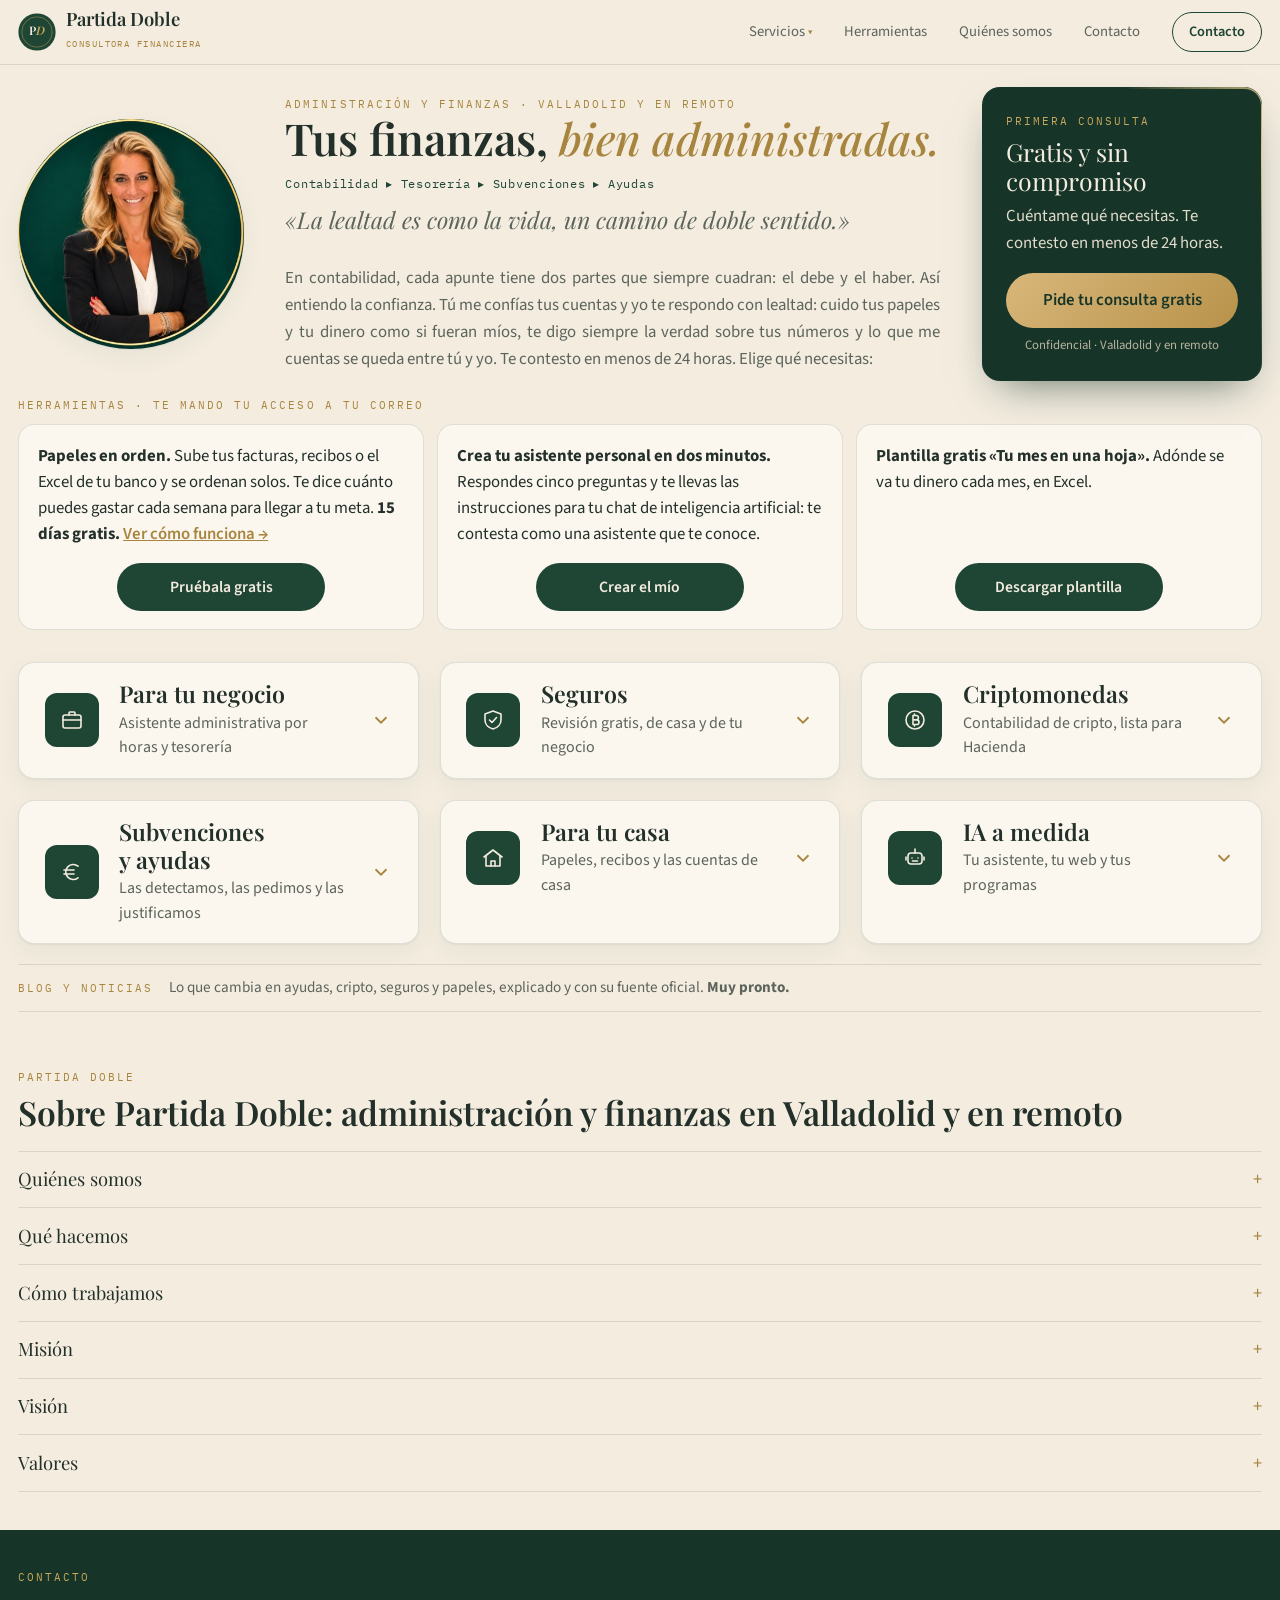
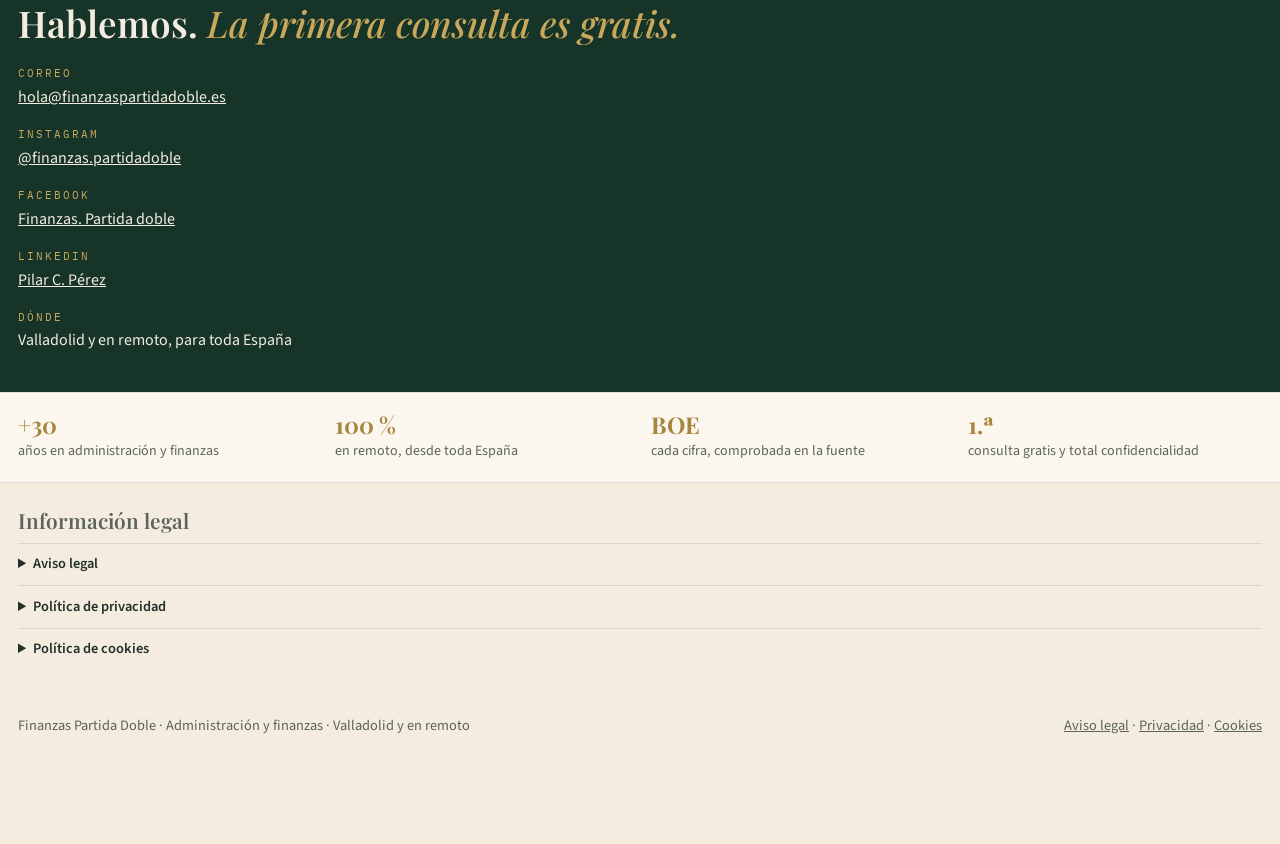
<file: index.html>
<!doctype html>
<html lang="es"><head><meta charset="utf-8"><meta name="viewport" content="width=device-width,initial-scale=1,viewport-fit=cover"><meta name="robots" content="index,follow"><link rel="canonical" href="https://finanzaspartidadoble.es/">
<script type="application/ld+json">{"@context": "https://schema.org", "@type": "ProfessionalService", "name": "Finanzas Partida Doble", "url": "https://finanzaspartidadoble.es/", "image": "https://finanzaspartidadoble.es/foto_mapi.jpg", "email": "hola@finanzaspartidadoble.es", "areaServed": ["Valladolid", "Castilla y León", "España"], "founder": {"@type": "Person", "name": "Pilar C. Pérez"}, "sameAs": ["https://www.instagram.com/finanzas.partidadoble/", "https://www.facebook.com/profile.php?id=61596191204274", "https://www.linkedin.com/in/finanzaspartidadoble/"], "description": "Asistente administrativa por horas, tesorería, subvenciones y ayudas, revisión de seguros, contabilidad de criptomonedas e IA a medida para autónomos, pequeñas empresas y familias."}</script>
<title>Finanzas Partida Doble · Administrativo por horas y subvenciones en Valladolid</title><link rel="icon" type="image/png" href="favicon.png"><link rel="apple-touch-icon" href="favicon.png">
<meta name="description" content="Asistente administrativa y administrativo por horas, tesorería para pymes y autónomos, revisión de seguros, criptomonedas ordenadas para la renta, gestión y justificación de subvenciones y ayudas del Estado, la Junta de Castilla y León y fondos europeos, y papeles de casa en orden. Valladolid y en remoto. Primera consulta gratis.">
<link rel="preconnect" href="https://fonts.googleapis.com">
<link rel="preconnect" href="https://fonts.gstatic.com" crossorigin>
<link rel="stylesheet" href="https://fonts.googleapis.com/css2?family=Playfair+Display:ital,wght@0,500;0,600;1,500&family=Source+Sans+3:wght@400;500;600&family=IBM+Plex+Mono:wght@500&display=swap">
<style>
:root{
  --fondo:#f3ecdf; --papel:#fbf7ef; --linea:#1f453522; --verde:#1f4535; --verde-h:#163428;
  --oro:#a8853f; --oro-s:#c9a85c; --tinta:#23302a; --tinta-2:#5c645c; --sobre-verde:#f3ecdf;
  --sombra:0 1px 2px #1f45350f,0 8px 24px #1f45350d;
  --f-tit:'Playfair Display',Georgia,'Times New Roman',serif;
  --f-txt:'Source Sans 3','Segoe UI',system-ui,-apple-system,sans-serif;
  --f-mono:'IBM Plex Mono',ui-monospace,Consolas,monospace;
}
@media (prefers-color-scheme: dark){:root:not([data-theme="light"]){
  --fondo:#13211b; --papel:#1a2c24; --linea:#c9a85c2b; --verde:#2b5a46; --verde-h:#0f1c17;
  --oro:#d2b06a; --oro-s:#d2b06a; --tinta:#ece4d2; --tinta-2:#b4b19f; --sobre-verde:#f3ecdf;
  --sombra:0 1px 2px #0006; color-scheme:dark}}
:root[data-theme="dark"]{
  --fondo:#13211b; --papel:#1a2c24; --linea:#c9a85c2b; --verde:#2b5a46; --verde-h:#0f1c17;
  --oro:#d2b06a; --oro-s:#d2b06a; --tinta:#ece4d2; --tinta-2:#b4b19f; --sobre-verde:#f3ecdf;
  --sombra:0 1px 2px #0006; color-scheme:dark}

*{box-sizing:border-box}
body{margin:0}
img{max-width:100%}
[hidden]{display:none!important}
body{background:var(--fondo);color:var(--tinta);font-family:var(--f-txt);font-size:1.05rem;line-height:1.55;padding-bottom:88px}
a{color:inherit}
:focus-visible{outline:2px solid var(--oro);outline-offset:3px}
.env{max-width:1520px;margin:0 auto;padding-left:max(18px,env(safe-area-inset-left,0px));padding-right:max(18px,env(safe-area-inset-right,0px))}
h1,h2,h3{font-family:var(--f-tit);font-weight:600;line-height:1.15;text-wrap:balance;margin:0}
.eti{font-family:var(--f-mono);font-size:.7rem;letter-spacing:.18em;text-transform:uppercase;color:var(--oro)}

/* cabecera */
.barra{position:sticky;top:env(safe-area-inset-top,0px);z-index:20;background:var(--fondo);border-bottom:1px solid var(--linea)}
body::before{content:"";position:fixed;inset:0 0 auto;height:env(safe-area-inset-top,0px);background:var(--fondo);z-index:21}
.barra .env{display:flex;align-items:center;justify-content:space-between;gap:1rem;padding-block:.65rem}
.marca{display:flex;align-items:center;gap:.6rem;text-decoration:none}
.marca svg{width:38px;height:38px;flex:none}
.marca b{font-family:var(--f-tit);font-size:1.15rem;font-weight:600;display:block;line-height:1.1}
.marca small{font-family:var(--f-mono);font-size:.58rem;letter-spacing:.16em;text-transform:uppercase;color:var(--oro)}
.btn{display:inline-flex;align-items:center;justify-content:center;gap:.4rem;font-weight:600;text-decoration:none;border-radius:999px;padding:.8rem 1.4rem;background:var(--verde);color:var(--sobre-verde);border:0;font-size:1rem;cursor:pointer}
.btn.fino{background:transparent;color:var(--verde);border:1.5px solid var(--verde);padding:.5rem 1rem;font-size:.9rem}
@media (prefers-color-scheme: dark){:root:not([data-theme="light"]) .btn.fino{color:var(--tinta);border-color:var(--oro)}}
:root[data-theme="dark"] .btn.fino{color:var(--tinta);border-color:var(--oro)}

/* portada */
.portada .env{padding-block:2rem 1.4rem;display:grid;grid-template-columns:auto 1fr;gap:1.2rem 1.4rem;align-items:center}
.foto{width:104px;height:104px;border-radius:50%;object-fit:cover;box-shadow:var(--sombra);max-width:100%}
.lema-foto{font-family:var(--f-tit);font-style:italic;font-size:clamp(1.3rem,4.2vw,1.65rem);line-height:1.3;color:var(--verde);margin:.8rem 0 0;max-width:30ch}
@media (prefers-color-scheme: dark){:root:not([data-theme="light"]) .lema-foto{color:var(--oro)}}
:root[data-theme="dark"] .lema-foto{color:var(--oro)}
.menu{display:flex;flex-wrap:wrap;gap:.35rem 1.2rem;padding-block:0 .6rem;font-size:.92rem}
.menu a{text-decoration:none;color:var(--tinta-2)}.menu a:hover{color:var(--oro)}
#quienes,#mision,#servicios,#contacto,#cripto,#blog{scroll-margin-top:110px}
.portada h1{font-size:clamp(1.9rem,6.4vw,3rem)}
.portada h1 i{font-style:italic;font-weight:500;color:var(--oro)}
.cuatro{margin-top:.6rem;font-family:var(--f-mono);font-size:.78rem;letter-spacing:.06em;color:var(--verde)}
@media (prefers-color-scheme: dark){:root:not([data-theme="light"]) .cuatro{color:var(--oro)}}
:root[data-theme="dark"] .cuatro{color:var(--oro)}
.portada p{grid-column:1/-1;margin:0;color:var(--tinta-2);max-width:80ch;font-size:1.1rem}
@media (min-width:760px){.foto{width:210px;height:210px;grid-row:span 2}.portada p{grid-column:2}}
@media (min-width:1100px){body .barra{display:flex;flex-wrap:wrap;align-items:center;max-width:1280px;margin:0 auto;padding-left:max(18px,env(safe-area-inset-left,0px));padding-right:max(18px,env(safe-area-inset-right,0px));left:0;right:0}body .barra .env{flex:1 1 auto;max-width:none;margin:0;padding:0;padding-block:.55rem}body .barra nav.menu{order:1;flex:0 0 auto;margin:0 0 0 auto;padding:0 2rem 0 0;max-width:none;display:flex;align-items:center;column-gap:2rem}body .barra .env .btn.fino{order:2}body .barra .env{display:contents}body .barra .marca{margin-right:auto;padding-block:.55rem}body .portada .env{padding-block:1.4rem 1rem;column-gap:2.6rem;row-gap:.6rem}body .portada .foto{width:180px;height:180px}body .portada h1{font-size:3.2rem}body .portada p{max-width:96ch;font-size:1.05rem;line-height:1.6}body .env.puertas{padding-block:.4rem 1.2rem}body .blog-linea{margin-bottom:1.2rem;padding-block:.7rem}body .puertas .puerta summary{min-height:112px;padding:1.1rem 1.6rem;grid-template-columns:54px 1fr 22px;column-gap:1.3rem}body .portada .lema-foto{font-size:1.75rem;margin-top:.5rem}body nav.menu{justify-content:flex-start;gap:.4rem 2.6rem}body .puertas .puerta .ico{width:54px;height:54px}body .puertas .puerta h2{font-size:1.45rem}body .puertas .puerta .que{font-size:1rem}body .env.puertas{gap:1.3rem}}

/* tres puertas */
.puertas{display:grid;gap:.9rem;padding-block:.6rem 2.2rem}
@media (min-width:640px){.puertas{grid-template-columns:repeat(2,1fr);align-items:stretch}}
@media (min-width:900px){.puertas{grid-template-columns:repeat(3,1fr)}}
.puerta summary{min-height:112px}
.puerta h2{font-size:1.16rem;line-height:1.2}
.puerta{background:var(--papel);border:1px solid var(--linea);border-radius:16px;box-shadow:var(--sombra);min-width:0;overflow:hidden}
.puerta summary{list-style:none;cursor:pointer;display:grid;grid-template-columns:44px 1fr 22px;gap:.9rem;align-items:center;padding:1.1rem 1.1rem}
.puerta summary::-webkit-details-marker{display:none}
.ico{width:44px;height:44px;border-radius:12px;background:var(--verde);display:grid;place-items:center}
.ico svg{width:24px;height:24px;stroke:var(--sobre-verde);fill:none;stroke-width:1.6;stroke-linecap:round;stroke-linejoin:round}
.puerta h2{font-size:1.25rem}
.puerta .que{display:block;font-size:.92rem;color:var(--tinta-2);margin-top:.15rem}
.flecha{width:22px;height:22px;stroke:var(--oro);fill:none;stroke-width:2;transition:transform .2s}
.puerta[open] .flecha{transform:rotate(180deg)}
.dentro{padding:0 1.1rem 1.2rem;border-top:1px solid var(--linea)}
.dentro ul{list-style:none;padding:0;margin:1rem 0;display:grid;gap:.55rem}
.dentro li{position:relative;padding-left:1.5rem}
.dentro li::before{content:"";position:absolute;left:.2rem;top:.62em;width:.5rem;height:.5rem;border-radius:2px;background:var(--oro-s);transform:rotate(45deg)}
.nota{font-size:.92rem;color:var(--tinta-2);margin:0 0 1rem;padding:.7rem .9rem;border-left:3px solid var(--oro-s);background:var(--fondo);border-radius:0 8px 8px 0}
.abiertas{display:grid;gap:.5rem;margin:0 0 1rem}
.abiertas div{font-size:.92rem;border:1px solid var(--linea);border-radius:10px;padding:.6rem .8rem}
.abiertas b{display:block;color:var(--tinta)}
.abiertas small{color:var(--tinta-2)}

/* franja */
.franja{border-block:1px solid var(--linea);background:var(--papel)}
.franja ul{list-style:none;margin:0;padding-block:1.2rem;display:grid;grid-template-columns:1fr 1fr;gap:1rem 1.4rem}
@media (min-width:760px){.franja ul{grid-template-columns:repeat(4,1fr)}}
.franja li{min-width:0}
.franja b{font-family:var(--f-tit);font-size:1.45rem;color:var(--oro);display:block;line-height:1.1}
.franja span{font-size:.88rem;color:var(--tinta-2)}

/* quiénes somos */
.bloque{padding-block:2.4rem}
.bloque h2.tit{font-size:clamp(1.5rem,4.6vw,2.1rem);margin:.4rem 0 1.2rem}
.acord details{border-top:1px solid var(--linea);padding-block:.85rem}
.acord details:last-child{border-bottom:1px solid var(--linea)}
.acord summary{font-family:var(--f-tit);font-size:1.15rem;cursor:pointer;display:flex;justify-content:space-between;gap:1rem}
.acord summary::after{content:"+";color:var(--oro);font-family:var(--f-txt)}
.acord details[open] summary::after{content:"–"}
.acord p{margin:.6rem 0 0;color:var(--tinta-2);max-width:100ch}
.acord .lista{margin:.6rem 0 0;padding-left:1.2rem;color:var(--tinta-2);max-width:100ch;display:grid;gap:.45rem}
.acord .lista b{color:var(--tinta)}
.acord p,.acord .lista li,.portada p,.dentro li,.nota{text-align:justify;hyphens:auto;-webkit-hyphens:auto}
html,body{overflow-x:clip}
.blog-linea{display:flex;flex-wrap:wrap;gap:.3rem 1rem;align-items:baseline;border-top:1px solid var(--linea);border-bottom:1px solid var(--linea);padding-block:.9rem;margin-bottom:2rem;color:var(--tinta-2);font-size:.95rem}
.menu{align-items:center}
.desp{position:relative}
.desp summary{list-style:none;cursor:pointer;color:var(--tinta-2)}
.desp summary::-webkit-details-marker{display:none}
.desp summary::after{content:" ▾";color:var(--oro)}
.desp[open] summary{color:var(--verde)}
.desp .caja{position:absolute;left:0;top:calc(100% + .5rem);z-index:40;background:var(--papel);border:1px solid var(--linea);border-radius:12px;box-shadow:var(--sombra);padding:.5rem;display:grid;min-width:min(250px,80vw)}
.desp .caja a{padding:.55rem .8rem;border-radius:8px;color:var(--tinta)}
.desp .caja a:hover{background:var(--fondo);color:var(--verde)}
#negocio,#subvenciones,#seguros,#casa,#ia{scroll-margin-top:120px}

.lema{font-family:var(--f-tit);font-style:italic;font-size:clamp(1.3rem,4.4vw,1.8rem);text-align:center;color:var(--verde);margin:2.2rem auto 0;max-width:28ch}
@media (prefers-color-scheme: dark){:root:not([data-theme="light"]) .lema{color:var(--oro)}}
:root[data-theme="dark"] .lema{color:var(--oro)}

/* regalo + contacto */
.regalo{display:flex;flex-wrap:wrap;gap:.8rem 1.2rem;align-items:center;justify-content:space-between;background:var(--papel);border:1px solid var(--linea);border-radius:16px;padding:1.1rem 1.2rem}
.regalo p{margin:0;min-width:0;flex:1 1 240px}
.regalos{display:grid;gap:.8rem;margin-top:.2rem}
@media (min-width:900px){.regalos{grid-template-columns:repeat(3,1fr)}.regalos .regalo{flex-direction:column;align-items:flex-start;justify-content:space-between}.regalos .regalo p{flex:1 1 auto}}
.herr-arriba{padding-block:0 1.6rem}
.regalos .dos{display:flex;justify-content:center;width:100%;margin-top:auto}
.regalos .dos .btn{min-width:13rem;text-align:center;justify-content:center;padding:.75rem 1.4rem;font-size:.98rem;white-space:nowrap}
.regalos .regalo{gap:1rem}
.regalo code{font-family:var(--f-mono);font-size:.8rem;background:var(--verde);color:var(--sobre-verde);padding:.2rem .5rem;border-radius:5px;letter-spacing:.06em}
.contacto{background:var(--verde-h);color:var(--sobre-verde)}
.contacto .env{padding-block:2.4rem;display:grid;gap:1rem}
.contacto h2{font-size:clamp(1.6rem,5vw,2.3rem)}
.contacto h2 i{color:var(--oro-s);font-weight:500}
.contacto .datos{display:grid;gap:.7rem;font-size:1rem}
.contacto .eti{color:var(--oro-s)}
.contacto .dato{display:block;overflow-wrap:anywhere;user-select:all}
.legal{font-size:.9rem;color:var(--tinta-2)}
.legal .env{padding-block:1.6rem}
.legal details{border-top:1px solid var(--linea);padding-block:.6rem}
.legal summary{cursor:pointer;font-weight:600;color:var(--tinta)}
.legal p,.legal li{margin:.4rem 0}

/* botón fijo */
.flota{position:fixed;left:auto;right:calc(18px + env(safe-area-inset-right,0px));transform:none;bottom:calc(14px + env(safe-area-inset-bottom,0px));z-index:30;box-shadow:0 6px 18px #0003;white-space:nowrap;padding:.85rem 1.7rem}
.aviso{background:var(--oro-s);color:#23302a;font-size:.85rem;text-align:center;padding:.45rem 1rem}

.cta-hero{display:none}
@media (min-width:1100px){
  body .portada .env{grid-template-columns:auto 1fr 280px}
  body .portada h1{font-size:2.75rem;white-space:nowrap}
  body .portada .lema-foto{font-size:1.45rem;text-align:left;hyphens:manual}
  body .portada .cta-txt{text-align:left;hyphens:manual;color:#e2dccb}
  body .portada .foto{width:230px;height:230px;align-self:center}
  .cta-hero{display:flex;flex-direction:column;gap:.5rem;grid-column:3;grid-row:1/span 2;align-self:center;position:relative;background:var(--verde-h);color:var(--sobre-verde);border-radius:18px;padding:1.6rem 1.5rem;box-shadow:0 18px 40px -18px #163428aa;overflow:hidden;isolation:isolate}
  .cta-hero::before{content:"";position:absolute;inset:0;border-radius:18px;padding:1.5px;background:conic-gradient(from var(--giro,0deg),#c9a85c00 0deg,#e6c98a 60deg,#c9a85c00 140deg,#c9a85c00 360deg);-webkit-mask:linear-gradient(#000 0 0) content-box,linear-gradient(#000 0 0);-webkit-mask-composite:xor;mask-composite:exclude;animation:giro 6s linear infinite;z-index:-1}
  .cta-hero .eti{color:var(--oro-s)}
  .cta-tit{font-family:var(--f-tit);font-size:1.55rem;line-height:1.15}
  .cta-txt{margin:0;font-size:.98rem;color:#d9d2c0;text-align:left}
  .cta-btn{margin-top:.5rem;position:relative;overflow:hidden;display:block;text-align:center;text-decoration:none;font-weight:600;padding:.9rem 1rem;border-radius:999px;background:linear-gradient(135deg,#d8b77a,#b8924a);color:#163428;box-shadow:0 0 0 0 #d8b77a88;animation:latido 2.8s ease-in-out infinite}
  .cta-btn::after{content:"";position:absolute;top:0;left:-60%;width:40%;height:100%;background:linear-gradient(100deg,transparent,#ffffff8c,transparent);transform:skewX(-20deg);animation:brillo 3.6s ease-in-out infinite}
  .cta-btn:hover{filter:brightness(1.05)}
  .cta-pie{font-size:.8rem;color:#b9b39f;text-align:center}
  body .flota{display:none}
}
@property --giro{syntax:"<angle>";inherits:false;initial-value:0deg}
@keyframes giro{to{--giro:360deg}}
@keyframes brillo{0%,55%{left:-60%}85%,100%{left:130%}}
@keyframes latido{0%,100%{box-shadow:0 0 0 0 #d8b77a66}50%{box-shadow:0 0 0 8px #d8b77a00}}
@media (prefers-reduced-motion:reduce){.cta-hero::before,.cta-btn,.cta-btn::after{animation:none}}
</style>
</head><body>
<svg width="0" height="0" style="position:absolute" aria-hidden="true"><defs>
  <symbol id="logo" viewBox="0 0 200 200">
    <circle cx="100" cy="100" r="98" fill="#1f4535"/>
    <circle cx="100" cy="100" r="80" fill="none" stroke="#c9a85c" stroke-width="2.4"/>
    <text x="100" y="116" text-anchor="middle" font-family="Playfair Display, Georgia, serif" font-weight="600" font-size="62" fill="#f3ecdf" letter-spacing="-2">P<tspan fill="#c9a85c" font-style="italic">D</tspan></text>
  </symbol>
  <symbol id="i-casa" viewBox="0 0 24 24"><path d="M3 11l9-7 9 7"/><path d="M5 10v10h14V10"/><path d="M10 20v-5h4v5"/></symbol>
  <symbol id="i-negocio" viewBox="0 0 24 24"><rect x="3" y="7" width="18" height="13" rx="2"/><path d="M9 7V5a1 1 0 0 1 1-1h4a1 1 0 0 1 1 1v2"/><path d="M3 12h18"/></symbol>
  <symbol id="i-ayudas" viewBox="0 0 24 24"><path d="M18 6.2A7.5 7.5 0 1 0 18 17.8"/><path d="M4 10h10"/><path d="M4 14h10"/></symbol>
  <symbol id="i-seguro" viewBox="0 0 24 24"><path d="M12 3l8 3v6c0 4.5-3.4 8-8 9-4.6-1-8-4.5-8-9V6z"/><path d="M8.5 12l2.5 2.5 4.5-5"/></symbol>
  <symbol id="i-cripto" viewBox="0 0 24 24"><circle cx="12" cy="12" r="9"/><path d="M10 7.5v9M10 7.5h3.2a2.2 2.2 0 0 1 0 4.4H10M10 11.9h3.7a2.3 2.3 0 0 1 0 4.6H10M11.5 6v1.5M11.5 16.5V18"/></symbol>
  <symbol id="i-blog" viewBox="0 0 24 24"><path d="M6 3h9l3 3v15H6z"/><path d="M9 9h6M9 13h6M9 17h4"/></symbol>
  <symbol id="i-ia" viewBox="0 0 24 24"><rect x="5" y="7" width="14" height="11" rx="3"/><path d="M12 3v4M9 12h.01M15 12h.01M9.5 15h5"/><path d="M3 11v3M21 11v3"/></symbol>
  <symbol id="i-flecha" viewBox="0 0 24 24"><path d="M6 9l6 6 6-6"/></symbol>
</defs></svg>


<header class="barra"><div class="env">
  <a class="marca" href="#inicio" aria-label="Partida Doble, inicio"><svg aria-hidden="true"><use href="#logo"/></svg><span><b>Partida Doble</b><small>Consultora financiera</small></span></a>
  <a class="btn fino" href="#contacto">Contacto</a>
</div>
<nav class="menu env" aria-label="Menú">
  <details class="desp"><summary>Servicios</summary>
    <div class="caja">
      <a href="#negocio">Para tu negocio</a><a href="#subvenciones">Subvenciones y ayudas</a><a href="#seguros">Seguros</a>
      <a href="#casa">Para tu casa</a><a href="#cripto">Criptomonedas</a><a href="#ia">IA a medida</a><a href="#blog">Blog y noticias</a>
    </div>
  </details>
  <a href="#herramientas">Herramientas</a><a href="#quienes">Quiénes somos</a><a href="#contacto">Contacto</a>
</nav>
</header>

<main id="inicio" lang="es">
  <section class="portada"><div class="env">
    <img class="foto" src="foto_mapi.jpg" alt="Pilar C. Pérez, Partida Doble" width="400" height="400">
    <div>
      <div class="eti">Administración y finanzas · Valladolid y en remoto</div>
      <h1>Tus finanzas, <i>bien administradas.</i></h1>
      <div class="cuatro">Contabilidad ▸ Tesorería ▸ Subvenciones ▸ Ayudas</div><!-- orden igual que LinkedIn -->
      <p class="lema-foto">«La lealtad es como la vida, un camino de doble sentido.»</p>
    </div>
    <p>En contabilidad, cada apunte tiene dos partes que siempre cuadran: el debe y el haber. Así entiendo la confianza. Tú me confías tus cuentas y yo te respondo con lealtad: cuido tus papeles y tu dinero como si fueran míos, te digo siempre la verdad sobre tus números y lo que me cuentas se queda entre tú y yo. Te contesto en menos de 24 horas. Elige qué necesitas:</p>
    <aside class="cta-hero" aria-label="Primera consulta gratis">
      <div class="eti">Primera consulta</div>
      <div class="cta-tit">Gratis y sin compromiso</div>
      <p class="cta-txt">Cuéntame qué necesitas. Te contesto en menos de 24 horas.</p>
      <a class="cta-btn" href="https://docs.google.com/forms/d/e/1FAIpQLSdJx13qDp0z784fEgZ4CgXlghzw5OWQIJFbgq5ra16Z3SvVag/viewform" target="_blank" rel="noopener">Pide tu consulta gratis</a>
      <div class="cta-pie">Confidencial · Valladolid y en remoto</div>
    </aside>
  </div></section>


  <section class="herr-arriba" id="herramientas"><div class="env">
    <div class="eti" style="margin-bottom:.6rem">Herramientas · te mando tu acceso a tu correo</div>
    <div class="regalos">
      <div class="regalo">
        <p><b>Papeles en orden.</b> Sube tus facturas, recibos o el Excel de tu banco y se ordenan solos. Te dice cuánto puedes gastar cada semana para llegar a tu meta. <b>15 días gratis.</b> <a href="papeles/?demo=1" style="color:var(--oro);font-weight:600;white-space:nowrap">Ver cómo funciona →</a></p>
        <span class="dos"><a class="btn" href="papeles/">Pruébala gratis</a></span>
      </div>
      <div class="regalo">
        <p><b>Crea tu asistente personal en dos minutos.</b> Respondes cinco preguntas y te llevas las instrucciones para tu chat de inteligencia artificial: te contesta como una asistente que te conoce.</p>
        <span class="dos"><a class="btn" href="asistente/">Crear el mío</a></span>
      </div>
      <div class="regalo">
        <p><b>Plantilla gratis «Tu mes en una hoja».</b> Adónde se va tu dinero cada mes, en Excel.</p>
        <span class="dos"><a class="btn" href="plantillas/Tu_mes_en_una_hoja.xlsx" download>Descargar plantilla</a></span>
      </div>
    </div>
  </div></section>

  <div class="env puertas" id="servicios">

    <details class="puerta" id="negocio">
      <summary><span class="ico"><svg><use href="#i-negocio"/></svg></span><span><h2>Para tu negocio</h2><span class="que">Asistente administrativa por horas y tesorería</span></span><svg class="flecha"><use href="#i-flecha"/></svg></summary>
      <div class="dentro">
        <p class="nota">Un administrativo a jornada completa cuesta más de 25.000 € al año. Quizá te bastan unas horas.</p>
        <ul>
          <li>Tu asistente administrativa y financiera: solo las horas que necesites, en tu oficina de Valladolid o en remoto.</li>
          <li>Para pymes y autónomos: facturas y proveedores al día.</li>
          <li>Cobros reclamados a tiempo.</li>
          <li>Tesorería y previsión de caja: tu dinero, siempre a la vista.</li>
          <li>Refuerzo en cierres, bajas y vacaciones.</li>
        </ul>
        <p class="nota">La parte fiscal y laboral sigue con tu asesoría: yo me coordino con ella.</p>
      </div>
    </details>

    <details class="puerta" id="seguros">
      <summary><span class="ico"><svg><use href="#i-seguro"/></svg></span><span><h2>Seguros</h2><span class="que">Revisión gratis, de casa y de tu negocio</span></span><svg class="flecha"><use href="#i-flecha"/></svg></summary>
      <div class="dentro">
        <ul>
          <li>Hogar, coche, vida, salud y los seguros de tu negocio.</li>
          <li>Te digo cuándo vence cada uno y si estás pagando de más.</li>
          <li>Te aviso antes de cada renovación, para que decidas con tiempo.</li>
        </ul>
      </div>
    </details>
    <details class="puerta" id="cripto">
      <summary><span class="ico"><svg><use href="#i-cripto"/></svg></span><span><h2>Criptomonedas</h2><span class="que">Contabilidad de cripto, lista para Hacienda</span></span><svg class="flecha"><use href="#i-flecha"/></svg></summary>
      <div class="dentro">
        <ul>
          <li>Compras, ventas, cambios entre monedas y monederos: todo ordenado y cuadrado.</li>
          <li>Tus movimientos del año, listos para la renta.</li>
          <li>Para particulares y para empresas que cobran o invierten en cripto.</li>
        </ul>
        <p class="nota">Modelo 721: si a 31 de diciembre tienes más de 50.000 € en criptomonedas fuera de España, hay que informar a Hacienda del 1 de enero al 31 de marzo. <small>Fuente: Orden HFP/886/2023.</small></p>
      </div>
    </details>

    <details class="puerta" id="subvenciones">
      <summary><span class="ico"><svg><use href="#i-ayudas"/></svg></span><span><h2>Subvenciones y ayudas</h2><span class="que">Las detectamos, las pedimos y las justificamos</span></span><svg class="flecha"><use href="#i-flecha"/></svg></summary>
      <div class="dentro">
        <ul>
          <li><b>Detectamos</b> en 48 horas a qué subvenciones puedes optar: del Estado, de la Junta de Castilla y León, de tu ayuntamiento y fondos europeos.</li>
          <li><b>Te avisamos</b> cuando sale una convocatoria que encaja contigo: revisamos cada día las bases de datos oficiales.</li>
          <li><b>Preparamos y presentamos</b> la solicitud, con todos los plazos controlados.</li>
          <li><b>Justificamos</b> la subvención una vez concedida, para que la cobres entera.</li>
        </ul>
        <div class="eti" style="margin-bottom:.5rem">Abiertas ahora · 13/11/2026</div>
        <div class="abiertas">
          <div><b>Hasta 1.800 € para tu programa de gestión</b><small>BOCYL 28/10/2026 · BDNS 937837</small></div>
          <div><b>35 % de la inversión para abrir un negocio</b><small>Hasta el 31/12/2026 · BOCYL 13/05/2026 · BDNS 904581</small></div>
          <div><b>110 € o 128 € al mes durante 3 años por contratar</b><small>Real Decreto-ley 1/2023, art. 21</small></div>
          <div><b>45 % de tu proyecto para vender fuera</b><small>Hasta el 28/02/2027 · BOCYL 16/07/2026 · BDNS 919073</small></div>
        </div>
      </div>
    </details>
    <details class="puerta" id="casa">
      <summary><span class="ico"><svg><use href="#i-casa"/></svg></span><span><h2>Para tu casa</h2><span class="que">Papeles, recibos y las cuentas de casa</span></span><svg class="flecha"><use href="#i-flecha"/></svg></summary>
      <div class="dentro">
        <ul>
          <li>Haces una foto o reenvías el correo; yo lo guardo en tu carpeta.</li>
          <li>Te aviso antes de que venza un seguro o un recibo.</li>
          <li>Tu presupuesto del mes, claro y en una hoja.</li>
          <li>Las ayudas para familias que te corresponden, por hijos o por vivienda.</li>
          <li>Qué papeles guardar y cuántos años, sin dudas.</li>
        </ul>
      </div>
    </details>
    <details class="puerta" id="ia">
      <summary><span class="ico"><svg><use href="#i-ia"/></svg></span><span><h2>IA a medida</h2><span class="que">Tu asistente, tu web y tus programas</span></span><svg class="flecha"><use href="#i-flecha"/></svg></summary>
      <div class="dentro">
        <ul>
          <li>Te lee el correo y te dice lo importante.</li>
          <li>Te ordena los papeles y te recuerda cada plazo.</li>
          <li>Cada mañana, el resumen de tu día en el móvil.</li>
          <li>Instalado en tu ordenador y configurado a tu manera: tus datos se quedan contigo.</li>
          <li>Tu web sencilla y clara, lista para que te encuentren en Google, en una semana.</li>
          <li>Programas y Excel a medida (control de cobros, tesorería, presupuestos o lo que necesites), en 2 o 3 días.</li>
          <li>Una aplicación para llevar las cuentas de casa desde el móvil.</li>
        </ul>
      </div>
    </details>
  </div>
  <div class="env" id="blog"><div class="blog-linea"><span class="eti">Blog y noticias</span><span>Lo que cambia en ayudas, cripto, seguros y papeles, explicado y con su fuente oficial. <b>Muy pronto.</b></span></div></div>

  <section class="bloque" id="quienes"><div class="env">
    <div class="eti">Partida Doble</div>
    <h2 class="tit">Sobre Partida Doble: administración y finanzas en Valladolid y en remoto</h2>
    <div class="acord">
      <details><summary>Quiénes somos</summary>
        <p>Soy Pilar C. Pérez, y detrás de Partida Doble hay más de 30 años en administración y finanzas: compras y proveedores, contabilidad y la tesorería de una multinacional, como apoyo directo al responsable de tesorería.</p>
        <p>Fui socia fundadora de una empresa, llevé la asesoría contable y fiscal de autónomos, pymes y profesionales, y gané el primer premio de un concurso de iniciativas emprendedoras.</p>
        <p>Partida Doble nace para poner toda esa experiencia al alcance de las familias y de los negocios pequeños, que también merecen tener sus cuentas en orden.</p>
      </details>
      <details><summary>Qué hacemos</summary>
        <ul class="lista">
          <li><b>Para tu negocio:</b> la parte administrativa por horas (facturas, cobros y pagos, tesorería y previsión de caja), en remoto o en tu oficina de Valladolid.</li>
          <li><b>Subvenciones y ayudas:</b> te digo cuáles te tocan, preparo la solicitud y te acompaño hasta cobrarlas.</li>
          <li><b>Seguros:</b> revisión gratis de lo que pagas y aviso antes de cada vencimiento.</li>
          <li><b>Para tu casa:</b> tus papeles, recibos y cuentas de casa, ordenados y siempre a mano.</li>
          <li><b>Criptomonedas:</b> tus movimientos ordenados y cuadrados, listos para Hacienda.</li>
        </ul>
      </details>
      <details><summary>Cómo trabajamos</summary>
        <ol class="lista">
          <li><b>Hablamos.</b> La primera consulta es gratis: vemos qué necesitas.</li>
          <li><b>Me mandas tus papeles.</b> Una foto o un correo, cuando te venga bien.</li>
          <li><b>Lo pongo en orden.</b> Cada cosa en su sitio, con la normativa comprobada.</li>
          <li><b>Recibes tus números.</b> Claros, cada mes, con los plazos y las ayudas que te tocan.</li>
        </ol>
      </details>
      <details id="mision"><summary>Misión</summary>
        <p>Que cualquier familia o pequeño negocio tenga sus cuentas en orden y sepa siempre dónde está su dinero, para decidir con calma y sin sustos.</p>
      </details>
      <details><summary>Visión</summary>
        <p>Ser la administración de confianza de familias y pequeños negocios, en Valladolid y en toda España: cercana, rigurosa y al alcance de cualquiera, aunque sea por horas.</p>
      </details>
      <details><summary>Valores</summary>
        <ul class="lista">
          <li><b>Orden.</b> Cada papel y cada euro, en su sitio.</li>
          <li><b>Confidencialidad.</b> Tus datos son tuyos y no salen de tu carpeta.</li>
          <li><b>Rigor.</b> Cada cifra, comprobada en la fuente oficial: BOE, BOCYL o Hacienda.</li>
          <li><b>Cercanía.</b> Hablas siempre con la misma persona.</li>
          <li><b>Lealtad.</b> La lealtad es como la vida, un camino de doble sentido: tú confías en mí y yo respondo por ti, siempre.</li>
        </ul>
      </details>
    </div>
  </div></section>

  <section class="contacto" id="contacto"><div class="env">
    <div class="eti">Contacto</div>
    <h2>Hablemos. <i>La primera consulta es gratis.</i></h2>
    <div class="datos">
      <div><span class="eti">Correo</span><a class="dato" href="mailto:hola@finanzaspartidadoble.es">hola@finanzaspartidadoble.es</a></div>
      <div><span class="eti">Instagram</span><a class="dato" href="https://www.instagram.com/finanzas.partidadoble/" target="_blank" rel="noopener">@finanzas.partidadoble</a></div>
      <div><span class="eti">Facebook</span><a class="dato" href="https://www.facebook.com/profile.php?id=61596191204274" target="_blank" rel="noopener">Finanzas. Partida doble</a></div>
      <div><span class="eti">LinkedIn</span><a class="dato" href="https://www.linkedin.com/in/finanzaspartidadoble/" target="_blank" rel="noopener">Pilar C. Pérez</a></div>
      <div><span class="eti">Dónde</span><span class="dato">Valladolid y en remoto, para toda España</span></div>
    </div>
  </div></section>

  <div class="franja"><ul class="env">
    <li><b>+30</b><span>años en administración y finanzas</span></li>
    <li><b>100 %</b><span>en remoto, desde toda España</span></li>
    <li><b>BOE</b><span>cada cifra, comprobada en la fuente</span></li>
    <li><b>1.ª</b><span>consulta gratis y total confidencialidad</span></li>
  </ul></div>

  <section class="legal"><div class="env">
    <h2 style="font-family:var(--f-tit);font-size:1.3rem;margin:0 0 .6rem">Información legal</h2>
    <details id="aviso-legal">
      <summary>Aviso legal</summary>
      <p>En cumplimiento del artículo 10 de la Ley 34/2002, de servicios de la sociedad de la información y de comercio electrónico (LSSI):</p>
      <ul>
        <li><b>Titular:</b> Pilar C. Pérez, con el nombre comercial Partida Doble.</li>
        <li><b>NIF:</b> 12383912E</li>
        <li><b>Domicilio:</b> Paseo de Zorrilla, 24 · 47006 Valladolid</li>
        <li><b>Correo:</b> hola@finanzaspartidadoble.es</li>
      </ul>
      <p><b>Información general.</b> Los consejos y listas de ayudas de esta web son orientativos y se basan en la normativa vigente cuando se publican. Para tu caso concreto, lo vemos en la primera consulta.</p>
      <p><b>Seguros.</b> La mediación de seguros la realiza un corredor de seguros inscrito en el registro de la DGSFP con la clave J3504.</p>
      <p><b>Contenidos.</b> Los textos, imágenes, logotipo y plantillas son de Partida Doble. Puedes compartirlos citando la fuente.</p>
      <p><b>Ley aplicable.</b> Esta web se rige por la ley española.</p>
    </details>
    <details id="privacidad">
      <summary>Política de privacidad</summary>
      <p>Según el Reglamento (UE) 2016/679 (RGPD) y la Ley Orgánica 3/2018 (LOPDGDD):</p>
      <ul>
        <li><b>Responsable:</b> Pilar C. Pérez (Partida Doble), finanzas.partidadoble@gmail.com.</li>
        <li><b>Qué datos:</b> los que nos das en el formulario o por mensaje: nombre, teléfono, correo y lo que necesitas.</li>
        <li><b>Para qué:</b> llamarte, contestar tu consulta y, si contratas, prestarte el servicio.</li>
        <li><b>Base legal:</b> tu consentimiento al enviar el formulario (art. 6.1.a RGPD) y, si contratas, el contrato (art. 6.1.b).</li>
        <li><b>Cuánto tiempo:</b> mientras trabajemos juntos y después el que exija la ley. Si no llegas a contratar, se borran al cabo de un año.</li>
        <li><b>Quién más los ve:</b> nadie; no se ceden ni se venden. El formulario y el correo funcionan con Google, como encargado del tratamiento, con la protección del Marco de Privacidad de Datos UE-EE. UU.</li>
        <li><b>Tus derechos:</b> acceso, rectificación, supresión, limitación, oposición, portabilidad y retirada del consentimiento en finanzas.partidadoble@gmail.com. Puedes reclamar ante la Agencia Española de Protección de Datos (aepd.es).</li>
      </ul>
    </details>
    <details id="cookies">
      <summary>Política de cookies</summary>
      <p>Esta web no instala cookies de análisis, publicidad ni seguimiento, por eso no te pedimos que aceptes nada. Los tipos de letra se cargan desde Google Fonts, que no guarda cookies en tu navegador.</p>
    </details>
  </div></section>
</main>
<footer class="legal"><div class="env" style="padding-block:1.2rem;display:flex;flex-wrap:wrap;gap:.6rem 1.4rem;justify-content:space-between"><span>Finanzas Partida Doble · Administración y finanzas · Valladolid y en remoto</span><span><a href="#aviso-legal">Aviso legal</a> · <a href="#privacidad">Privacidad</a> · <a href="#cookies">Cookies</a></span></div></footer>


<a class="btn flota" href="https://docs.google.com/forms/d/e/1FAIpQLSdJx13qDp0z784fEgZ4CgXlghzw5OWQIJFbgq5ra16Z3SvVag/viewform" target="_blank" rel="noopener">Consulta gratis</a>

<script>
(function(){
  function abrir(){
    var id = location.hash.slice(1); if(!id) return;
    var d = document.getElementById(id);
    if(d && d.tagName === 'DETAILS'){ d.open = true; d.scrollIntoView({behavior:'smooth', block:'start'}); }
    var m = document.querySelector('.desp'); if(m) m.open = false;
  }
  addEventListener('hashchange', abrir); abrir();
  document.querySelectorAll('.desp .caja a').forEach(function(a){ a.addEventListener('click', function(){ setTimeout(abrir, 0); }); });
})();
</script>
</body></html>
</file>
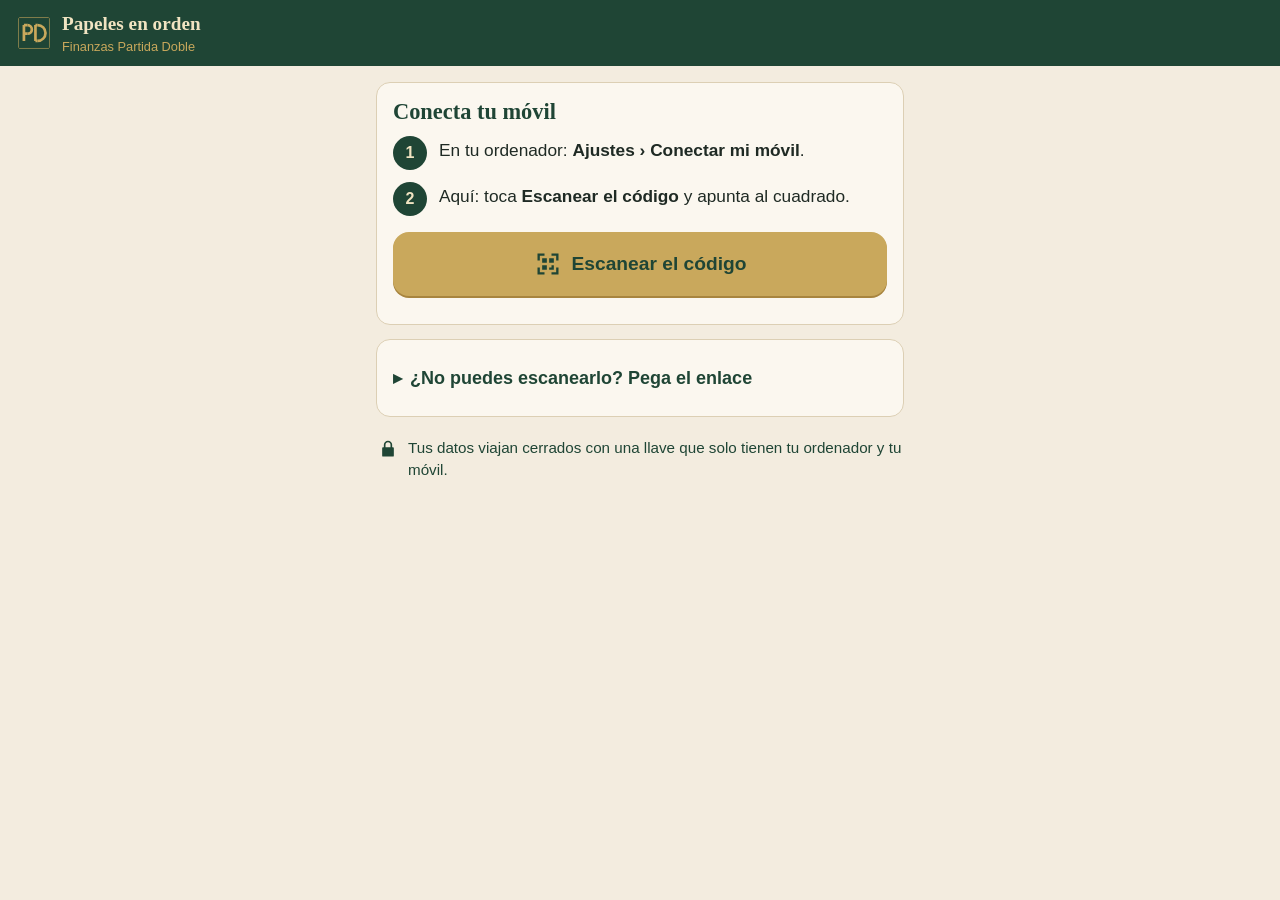
<file: app/index.html>
<!doctype html>
<html lang="es">
<head>
<meta charset="utf-8">
<meta name="viewport" content="width=device-width, initial-scale=1, viewport-fit=cover">
<title>Papeles en orden</title>
<meta name="description" content="Tus papeles de casa, en tu móvil. Finanzas Partida Doble.">
<meta name="referrer" content="no-referrer">
<meta http-equiv="Content-Security-Policy" content="default-src 'self'; script-src 'self'; connect-src 'self' https://*.supabase.co; img-src 'self' data: blob:; style-src 'self' 'unsafe-inline' https://fonts.googleapis.com; font-src https://fonts.gstatic.com; manifest-src 'self'; worker-src 'self'; base-uri 'none'; form-action 'none'">
<meta name="theme-color" content="#1f4535">
<meta name="apple-mobile-web-app-capable" content="yes">
<meta name="mobile-web-app-capable" content="yes">
<meta name="apple-mobile-web-app-status-bar-style" content="black-translucent">
<meta name="apple-mobile-web-app-title" content="Papeles">
<meta name="format-detection" content="telephone=no">
<link rel="manifest" href="manifest.json">
<link rel="icon" href="icono.svg" type="image/svg+xml">
<link rel="apple-touch-icon" sizes="180x180" href="apple-touch-icon.png">
<link rel="stylesheet" href="https://fonts.googleapis.com/css2?family=Playfair+Display:wght@600&family=Source+Sans+3:wght@400;600;700&display=swap">
<link rel="stylesheet" href="estilos.css">
</head>
<body>
<header class="cab">
  <div class="logo" id="logo"><img src="icono.svg" alt=""><div><b>Papeles en orden</b><small id="estadoLinea">Finanzas Partida Doble</small></div></div>
</header>

<main>
<!-- En el navegador del móvil, con llave: que la pongan en la pantalla de inicio -->
<div class="alerta verde aviso-nav" id="avisoNavegador" hidden>
  Ya estás conectada en el navegador. Para tenerla como app: <b>Compartir → Añadir a pantalla de inicio</b>.
  <button class="enlace" type="button" id="btnVerInstalar">Ver cómo</button>
</div>

<!-- PRIMERO: ponerla en la pantalla de inicio (solo en el navegador del móvil) -->
<section class="vista" id="v-instalar" hidden>
  <div class="tarjeta">
    <h2>Primero, ponme en tu pantalla de inicio</h2>
    <p>Así me abres con un toque, como cualquier app.</p>
    <ol class="pasos grandes" id="pasosInstalar"></ol>
    <button class="btn oro grande-btn" type="button" id="btnInstalarAndroid" hidden>Ponerla en mi pantalla de inicio</button>
  </div>
  <div class="tarjeta" id="instalarDespues">
    <h3>Después</h3>
    <ol class="pasos grandes">
      <li>Abre el icono <b>Papeles</b> <img class="mini-icono" src="icono.svg" alt=""> de tu pantalla de inicio.</li>
      <li>Toca <b>Escanear el código</b> y apunta al código de tu ordenador.</li>
    </ol>
  </div>
  <div class="tarjeta" id="instalarConectada" hidden>
    <p class="ok-grande">✓ Ya estás conectada.</p>
    <p>El icono se abrirá ya conectado: no tendrás que escanear nada más.</p>
  </div>
  <p class="nota centro"><button class="enlace" type="button" id="btnSinInstalar">Prefiero usarla aquí, en el navegador</button></p>
</section>

<!-- SIN LLAVE: conectar con el ordenador -->
<section class="vista" id="v-conectar" hidden>
  <div class="tarjeta">
    <h2 id="conTitulo">Conecta tu móvil</h2>
    <p id="conAviso" class="alerta" hidden></p>
    <ol class="pasos grandes">
      <li>En tu ordenador: <b>Ajustes › Conectar mi móvil</b>.</li>
      <li>Aquí: toca <b>Escanear el código</b> y apunta al cuadrado.</li>
    </ol>
    <button class="btn oro grande-btn" type="button" id="btnEscanear">
      <svg viewBox="0 0 24 24" aria-hidden="true"><path d="M3 3h6v2H5v4H3zm12 0h6v6h-2V5h-4zM3 15h2v4h4v2H3zm16 0h2v6h-6v-2h4zM7 7h4v4H7zm6 0h4v4h-4zm-6 6h4v4H7zm8 0h2v2h-2zm-2 2h2v2h-2zm2 0h2v2h-2z"/></svg>
      <span id="btnEscanearTxt">Escanear el código</span></button>
    <div class="escaner" id="escaner" hidden>
      <div class="visor"><video id="video" playsinline muted autoplay></video><i class="marco" aria-hidden="true"></i></div>
      <p class="mensaje centro" id="msgEscaner" role="status"></p>
      <div class="acciones"><button class="btn sec" type="button" id="btnCerrarCam">Cerrar la cámara</button></div>
    </div>
    <p class="mensaje error" id="msgCamara" role="alert" hidden></p>
  </div>
  <details class="tarjeta planb" id="planB">
    <summary>¿No puedes escanearlo? Pega el enlace</summary>
    <form id="formCodigo" autocomplete="off">
      <label>Copia el enlace en tu ordenador y pégalo aquí
        <input type="text" id="codigo" autocapitalize="off" autocorrect="off" spellcheck="false" enterkeyhint="go"></label>
      <div class="acciones"><button class="btn" type="submit">Conectar</button></div>
      <p class="mensaje" id="msgCodigo"></p>
    </form>
  </details>
  <p class="nota centro" id="irInstalar" hidden><button class="enlace" type="button" id="btnVerInstalar2">Ponerla en mi pantalla de inicio</button></p>
  <p class="privado"><svg viewBox="0 0 24 24" aria-hidden="true"><path d="M7 10V7a5 5 0 0 1 10 0v3h1a1 1 0 0 1 1 1v9a1 1 0 0 1-1 1H6a1 1 0 0 1-1-1v-9a1 1 0 0 1 1-1zm2 0h6V7a3 3 0 0 0-6 0z"/></svg>
    Tus datos viajan cerrados con una llave que solo tienen tu ordenador y tu móvil.</p>
</section>

<!-- SOPORTE (oculta: tocar 5 veces el logo) -->
<section class="vista" id="v-diag" hidden>
  <h2>Datos para soporte</h2>
  <div class="tarjeta"><dl class="diag" id="diagLista"></dl></div>
  <p class="nota">Aquí nunca sale tu llave.</p>
  <div class="acciones">
    <button class="btn sec" type="button" id="btnDiagRecargar">Poner al día la app</button>
    <button class="btn" type="button" id="btnDiagCerrar">Cerrar</button>
  </div>
</section>

<!-- INICIO -->
<section class="vista" id="v-inicio" hidden>
  <p class="mensaje centro" id="msgConectada" role="status"></p>
  <label class="btn oro grande-btn" for="archivo">
    <svg viewBox="0 0 24 24" aria-hidden="true"><path d="M9 4 7.2 6H4a2 2 0 0 0-2 2v10a2 2 0 0 0 2 2h16a2 2 0 0 0 2-2V8a2 2 0 0 0-2-2h-3.2L15 4zm3 4.5a4.5 4.5 0 1 1 0 9 4.5 4.5 0 0 1 0-9zm0 2a2.5 2.5 0 1 0 0 5 2.5 2.5 0 0 0 0-5z"/></svg>
    Mandar un papel</label>
  <p class="nota centro" id="esperando" hidden></p>
  <div id="sinDatos" class="tarjeta" hidden>
    <h3>Casi está</h3>
    <p>Tu móvil ya está conectado. En cuanto tu ordenador tenga abierta la aplicación, aquí verás tus cuentas.</p>
  </div>
  <div id="conDatos" hidden>
    <h2 id="mesTxt" class="centro">—</h2>
    <div id="avisosInicio"></div>
    <div class="tarjeta">
      <h3>Este mes has gastado</h3>
      <div class="cifra" id="gastoMes">0 €</div>
      <div class="compara">
        <div><small>Mes anterior</small><b id="gastoAnt">—</b></div>
        <div><small>Mismo mes del año pasado</small><b id="gastoPas">—</b></div>
      </div>
    </div>
    <div class="tarjeta disponible" id="bloqueSemana">
      <h3 id="semanaTxt">Disponible esta semana</h3>
      <div class="cifra" id="dispSemana">0 €</div>
      <small id="dispMes"></small>
    </div>
    <div class="tarjeta">
      <h3>En qué se va tu dinero</h3>
      <div id="grafCat"></div>
      <div class="leyenda"><span>Este mes</span><span class="ant">Mes anterior</span></div>
    </div>
    <div class="tarjeta">
      <h3>Próximos recibos</h3>
      <div id="proxCargos"></div>
    </div>
  </div>
  <p class="privado"><svg viewBox="0 0 24 24" aria-hidden="true"><path d="M7 10V7a5 5 0 0 1 10 0v3h1a1 1 0 0 1 1 1v9a1 1 0 0 1-1 1H6a1 1 0 0 1-1-1v-9a1 1 0 0 1 1-1zm2 0h6V7a3 3 0 0 0-6 0z"/></svg>
    Tus datos viajan cerrados con una llave que solo tienen tu ordenador y tu móvil.</p>
</section>

<!-- AVISOS -->
<section class="vista" id="v-avisos" hidden>
  <h2>Avisos</h2>
  <div class="tarjeta">
    <h3>Vencimientos</h3>
    <p class="nota" id="notaDias"></p>
    <div id="listaVenc"></div>
  </div>
  <div class="tarjeta">
    <h3>Gastos fijos que se repiten</h3>
    <div id="listaFijos"></div>
  </div>
  <div class="tarjeta">
    <h3>Suscripciones</h3>
    <div id="listaSus"></div>
  </div>
</section>

<!-- PAPELES -->
<section class="vista" id="v-papeles" hidden>
  <h2>Mis papeles</h2>
  <div class="tarjeta">
    <label>Buscar<input type="search" id="buscar" placeholder="Iberdrola, seguro, colegio…" enterkeyhint="search"></label>
  </div>
  <p class="nota">Los últimos que he ordenado en tu ordenador. Los documentos se quedan allí.</p>
  <div class="tarjeta" id="listaPapeles"></div>
</section>

<!-- MANDAR -->
<section class="vista" id="v-mandar" hidden>
  <h2>Mandar un papel</h2>
  <p>Haz una foto a la factura o al ticket, o elige una captura o un PDF. Llega a tu ordenador y lo ordeno yo.</p>
  <label class="btn oro grande-btn" for="archivo">
    <svg viewBox="0 0 24 24" aria-hidden="true"><path d="M9 4 7.2 6H4a2 2 0 0 0-2 2v10a2 2 0 0 0 2 2h16a2 2 0 0 0 2-2V8a2 2 0 0 0-2-2h-3.2L15 4zm3 4.5a4.5 4.5 0 1 1 0 9 4.5 4.5 0 0 1 0-9zm0 2a2.5 2.5 0 1 0 0 5 2.5 2.5 0 0 0 0-5z"/></svg>
    Hacer foto o elegir</label>
  <p class="mensaje" id="msgMandar" role="status"></p>
  <div class="tarjeta" id="tarjetaEnviados" hidden>
    <h3>Lo que has mandado</h3>
    <div id="listaEnviados"></div>
  </div>
  <p class="privado"><svg viewBox="0 0 24 24" aria-hidden="true"><path d="M7 10V7a5 5 0 0 1 10 0v3h1a1 1 0 0 1 1 1v9a1 1 0 0 1-1 1H6a1 1 0 0 1-1-1v-9a1 1 0 0 1 1-1zm2 0h6V7a3 3 0 0 0-6 0z"/></svg>
    Tus datos viajan cerrados con una llave que solo tienen tu ordenador y tu móvil.</p>
  <p class="nota centro"><button class="enlace" type="button" id="btnOlvidar">Desconectar este móvil</button></p>
</section>
</main>

<nav class="menu" id="menu" aria-label="Secciones" hidden>
  <button data-ir="inicio" aria-current="true"><span class="i">⌂</span>Inicio</button>
  <button data-ir="avisos"><span class="i">⏰</span>Avisos<span class="globo" id="globoAvisos" hidden>0</span></button>
  <button data-ir="papeles"><span class="i">▤</span>Papeles</button>
  <button data-ir="mandar" class="mandar"><span class="i">＋</span>Mandar</button>
</nav>

<div class="flecha" id="flecha" hidden aria-hidden="true"><span id="flechaTxt">Compartir está aquí abajo</span><i></i></div>

<input type="file" id="archivo" class="oculto" accept="image/*,application/pdf" multiple>
<script src="config.js"></script>
<script src="nube.js"></script>
<script src="app.js"></script>
</body>
</html>
</file>
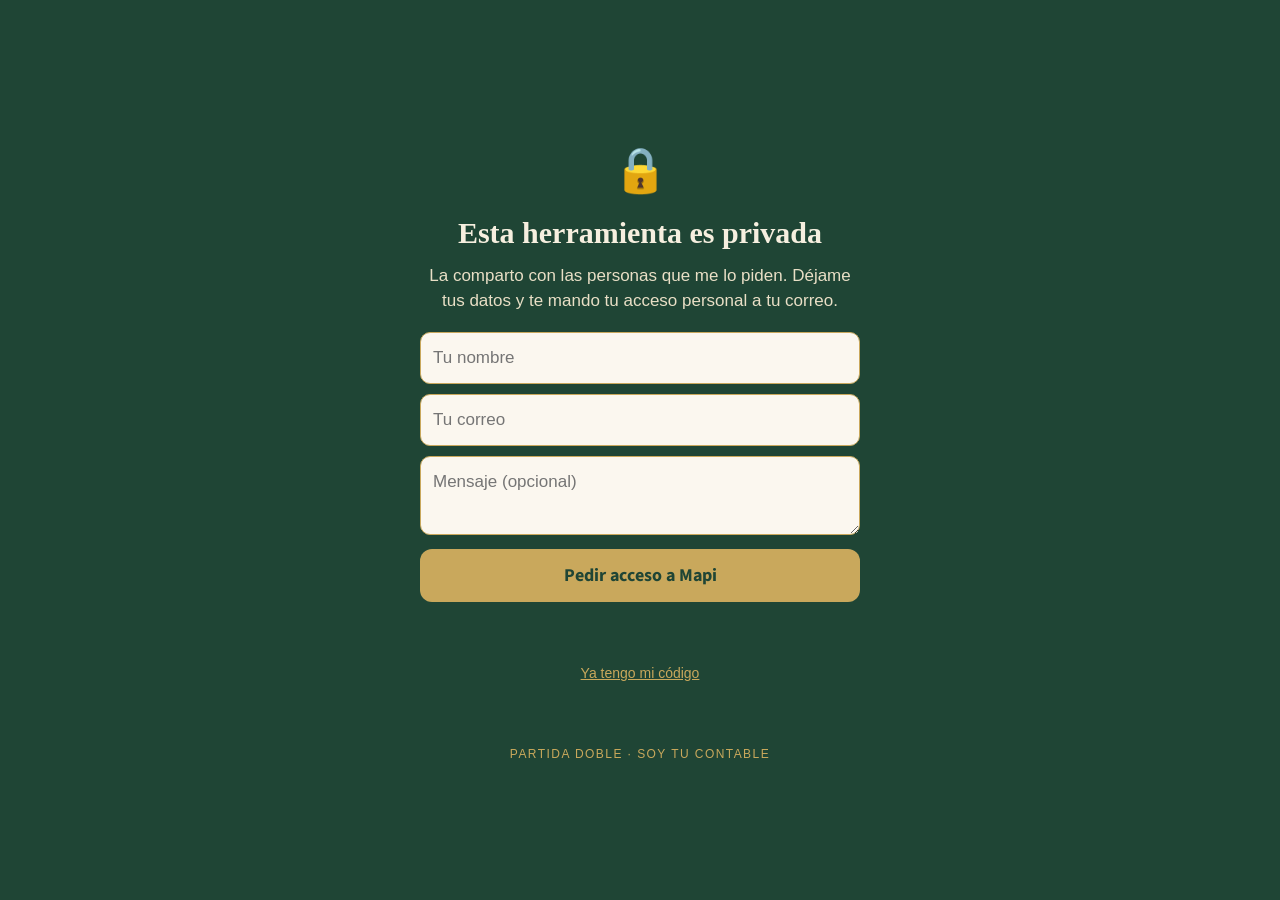
<file: asistente/index.html>
<!doctype html>
<html lang="es">
<head>
<title>Crea tu asistente personal</title>
<meta charset="utf-8"><meta name="viewport" content="width=device-width, initial-scale=1, viewport-fit=cover"><meta name="description" content="Crea gratis tu asistente personal de inteligencia artificial en dos minutos. Partida Doble."><link rel="icon" href="/papeles/icono-192.png">
<link rel="preconnect" href="https://fonts.googleapis.com">
<link rel="stylesheet" href="https://fonts.googleapis.com/css2?family=Fraunces:ital,opsz,wght@0,9..144,500;0,9..144,700;1,9..144,500&family=Source+Sans+3:wght@400;600&family=JetBrains+Mono:wght@400&display=swap">
<style>
/* Layout: libro de cuentas — columna de preguntas a la izquierda, «hoja» con las instrucciones a la derecha; una columna en móvil */
:root{
  --verde:#0c211b; --verde2:#173a2f; --oro:#a8873a; --oro-c:#c9ad66;
  --papel:#f6efdf; --fondo:#fbf7ec; --tinta:#1d2433; --suave:#5c6458; --linea:#e2d6b8;
  --display:"Fraunces",Georgia,serif; --cuerpo:"Source Sans 3","Segoe UI",system-ui,sans-serif; --mono:"JetBrains Mono",Consolas,monospace;
}
@media (prefers-color-scheme:dark){:root:not([data-theme="light"]){
  --verde:#0a1914; --verde2:#132d25; --oro:#d9bd78; --oro-c:#e2c376;
  --papel:#1b2722; --fondo:#111a16; --tinta:#efe6d2; --suave:#a9b1a3; --linea:#33453c; color-scheme:dark}}
:root[data-theme="dark"]{
  --verde:#0a1914; --verde2:#132d25; --oro:#d9bd78; --oro-c:#e2c376;
  --papel:#1b2722; --fondo:#111a16; --tinta:#efe6d2; --suave:#a9b1a3; --linea:#33453c; color-scheme:dark}
*{box-sizing:border-box}
body{background:var(--fondo);color:var(--tinta);font:16px/1.55 var(--cuerpo)}
.banda{background:var(--verde);color:var(--papel);padding-left:max(16px,env(safe-area-inset-left,0px));padding-right:max(16px,env(safe-area-inset-right,0px))}
.banda .in{max-width:1080px;margin:0 auto;padding-block:40px 34px}
.marca{font:600 12px/1 var(--cuerpo);letter-spacing:.14em;text-transform:uppercase;color:#c9ad66}
h1{font:700 clamp(32px,5vw,52px)/1.05 var(--display);margin:14px 0 10px;color:#f6efdf;text-wrap:balance}
h1 em{font-style:italic;font-weight:500;color:#c9ad66}
.banda p{max-width:60ch;margin:0;color:#e9dfc6}
main{max-width:1080px;margin:0 auto;padding-block:28px 56px;padding-left:max(16px,env(safe-area-inset-left,0px));padding-right:max(16px,env(safe-area-inset-right,0px));display:grid;grid-template-columns:minmax(0,5fr) minmax(0,6fr);gap:32px;align-items:start}
@media (max-width:820px){main{grid-template-columns:1fr}}
form{display:grid;gap:22px}
fieldset{border:0;margin:0;padding:0;display:grid;gap:8px}
legend,label.t{font:600 15px/1.3 var(--cuerpo);margin-bottom:6px;padding:0}
.paso{font:500 13px var(--mono);color:var(--oro);margin-right:6px}
input[type=text],select{width:100%;font:16px var(--cuerpo);padding:10px 12px;border:1px solid var(--linea);border-radius:6px;background:var(--papel);color:var(--tinta)}
input:focus-visible,select:focus-visible,button:focus-visible,.chip input:focus-visible+span{outline:2px solid var(--oro);outline-offset:2px}
.chips{display:flex;flex-wrap:wrap;gap:8px}
.chip{position:relative}
.chip input{position:absolute;opacity:0}
.chip span{display:inline-block;padding:7px 12px;border:1px solid var(--linea);border-radius:999px;background:var(--papel);cursor:pointer;font-size:15px}
.chip input:checked+span{background:var(--verde2);color:#f6efdf;border-color:var(--verde2)}
.hoja{position:sticky;top:calc(env(safe-area-inset-top,0px) + 16px);background:var(--papel);border:1px solid var(--linea);border-radius:4px;box-shadow:0 1px 0 var(--linea),0 10px 30px -18px rgba(12,33,27,.45)}
@media (max-width:820px){.hoja{position:static}}
.hoja header{display:flex;justify-content:space-between;align-items:center;gap:12px;flex-wrap:wrap;padding:14px 18px;border-bottom:2px double var(--oro-c)}
.hoja h2{font:600 18px var(--display);margin:0}
.hoja h2 small{display:block;font:13px var(--cuerpo);color:var(--suave)}
button{font:600 15px var(--cuerpo);padding:10px 16px;border-radius:6px;border:1px solid var(--verde2);background:var(--verde2);color:#f6efdf;cursor:pointer}
button.sec{background:transparent;color:var(--tinta);border-color:var(--linea)}
pre{margin:0;padding:18px;white-space:pre-wrap;word-break:break-word;font:13.5px/1.6 var(--mono);color:var(--tinta);max-height:560px;overflow:auto;background-image:repeating-linear-gradient(transparent 0 21px,var(--linea) 21px 22px);background-position:0 18px}
.estado{font-size:14px;color:var(--oro);min-height:1.2em;margin:0;padding:0 18px 14px}
.como{padding:16px 18px;border-top:1px solid var(--linea);font-size:15px}
.como ol{margin:6px 0 0;padding-left:20px;display:grid;gap:4px}
.cta{grid-column:1/-1;background:var(--verde);color:#f6efdf;border-radius:4px;padding:26px;display:grid;gap:8px}
.cta h3{font:700 24px var(--display);margin:0;color:#c9ad66;text-wrap:balance}
.cta p{margin:0;max-width:62ch;color:#e9dfc6}
.cta strong{color:#f6efdf}
@media (prefers-reduced-motion:no-preference){.chip span{transition:background .15s,color .15s}}
</style>
</head>
<body>
<!--CANDADO_INI--><style>
html.pd-cerrado body>*:not(#pd-candado){display:none!important}
#pd-candado{position:fixed;inset:0;z-index:99999;background:#1f4535;color:#f6efdf;display:none;align-items:center;justify-content:center;
  padding:24px 16px;font-family:-apple-system,BlinkMacSystemFont,'Segoe UI',Roboto,Arial,sans-serif;overflow:auto}
html.pd-cerrado #pd-candado{display:flex}
#pd-candado .c{max-width:440px;width:100%;text-align:center}
#pd-candado h1{font-family:Georgia,serif;font-size:30px;line-height:1.2;margin:10px 0 12px;color:#f6efdf}
#pd-candado p{font-size:17px;line-height:1.5;color:#e9dfc6;margin:0 0 14px}
#pd-candado .pide{display:grid;gap:10px;margin:18px 0 0;text-align:left}
#pd-candado .pide input,#pd-candado .pide textarea{width:100%;font:inherit;font-size:17px;padding:12px;border-radius:10px;border:1px solid #c9a85c;background:#fbf7ef;color:#1f2a24;text-transform:none;letter-spacing:0;text-align:left}
#pd-candado .pide .ig{margin:4px 0 0;border:0;cursor:pointer;width:100%}
#pd-candado .pide .ok{color:#c9f0d4}
#pd-candado .ig{display:block;background:#c9a85c;color:#1f4535;font-weight:700;font-size:18px;padding:14px 18px;border-radius:12px;text-decoration:none;margin:18px 0}
#pd-candado form{display:flex;gap:8px;margin-top:22px}
#pd-candado input{flex:1;min-width:0;font-size:18px;padding:12px;border-radius:10px;border:1px solid #c9a85c;background:#fbf7ef;color:#1f2a24;text-transform:uppercase;letter-spacing:.15em;text-align:center}
#pd-candado button{font-size:17px;font-weight:700;padding:12px 16px;border-radius:10px;border:1px solid #c9a85c;background:transparent;color:#f6efdf;cursor:pointer}
#pd-candado .mal{color:#ffb4a8;min-height:1.4em;font-size:15px;margin-top:8px}
#pd-candado small{display:block;margin-top:26px;color:#c9a85c;letter-spacing:.12em;text-transform:uppercase;font-size:12px}
</style>
<div id="pd-candado" role="dialog" aria-labelledby="pd-cand-t">
  <div class="c">
    <div style="font-size:44px">🔒</div>
    <h1 id="pd-cand-t">Esta herramienta es privada</h1>
    <p>La comparto con las personas que me lo piden. Déjame tus datos y te mando tu acceso personal a tu correo.</p>
    <form id="pd-pide" class="pide" autocomplete="on">
      <input id="pd-pide-n" name="name" required placeholder="Tu nombre" aria-label="Tu nombre" autocomplete="name">
      <input id="pd-pide-c" name="email" type="email" required placeholder="Tu correo" aria-label="Tu correo" autocomplete="email">
      <textarea id="pd-pide-m" rows="2" placeholder="Mensaje (opcional)" aria-label="Mensaje (opcional)"></textarea>
      <button class="ig" type="submit">Pedir acceso a Mapi</button>
      <div class="mal" id="pd-pide-r" aria-live="polite"></div>
    </form>
    <!-- Mapi (16/11): la casilla del código no se enseña de entrada; quien ya lo tiene, lo abre con el enlace pequeño -->
    <p style="margin-top:22px;font-size:14px"><a href="#" id="pd-ya-tengo" style="color:#c9a85c">Ya tengo mi código</a></p>
    <div id="pd-cand-caja" hidden>
      <form id="pd-cand-f" autocomplete="off"><input id="pd-cand-i" maxlength="12" aria-label="Código de acceso" placeholder="CÓDIGO"><button>Entrar</button></form>
    </div>
    <div class="mal" id="pd-cand-m" aria-live="polite"></div>
    <small>Partida Doble · Soy tu contable</small>
  </div>
</div>
<script>
(function(){
  var PAG='asistente', OK=["222798f5b3cdef9d20d46b33d32658718003d7ae1ed1cc8e07a9bc19a7aa4a64", "1db66a55f57321856820abc84eea0ae9894ed73cb88b2bf3e0cba37e19c541a4", "16d5e901a92ca1f5c2111b86795779ae3d6e27f983d28300175b4592e298d0fa", "5fde9e3281a81fa2ea74d79d9cb9dc84dafba6305ce5a48152c6ef3dc979f15a", "9638291d3c9924693e2dd148f2932fe88d0520daf5d443eafedb1926c1af4edc", "328722cdf67df2fe3d853d001584a614cdadad6f24b63dd545db279e16cc0315", "4fe72dbb7d9fd1d3737343590dbd618e4943d260ddc7f697cae508d003a77299", "5ec46ff96c980e661e1afe1db42840bd5c76a3d39b94904ba0795a5958b46a86", "1af8557c3c4ae27ab71f1a6e0a5df8f7169c98211000a2a23a628442e0cd85ee", "3caae51a7c34685a5118c1fac12fd40723cc9a3b9de8ce21ecbc740acd6aa0a1", "064e368472e25188fc195b6941e29788dbcc900c18d5454fcd146b3327122c9a", "c8ab43bcb1072b7143c3af310afd322b1724702ec8a06ed3c9e5d0cea37972a7", "581bbb4188235a273ad6d72e6a0af741023ec14eca398ed5e77f616029b7def8", "a0997ca010a91f206c7f192db52640009598e1d647394e454a29c914c4f3a13b", "fe55db4129e221f8de54a86236765d824996054cf351671bd7de2e2bcac8c15d", "cdeb2f17d1a1eb3832080e20f7f620f366c6f1ad8631364b003d5c0b6ab5acf0", "13ca2de8f3ea9b7dae623239e52f70c4b17631ae3ef92d3c476a7d6db8c2f394", "c33ca66b6519389ea3dcfd69f205a5175f163ac14e1ccb05594e61c551102fa5", "669f93bf104062983f57757bbb60a04403d914415696237e89698328eb843970", "847794d7dda65163fe0e098da37a2dcc157709f99e8277ae527e245f59a9d0d4", "6957f3caea6ffff9ea3f7724f051d1d9af5e4446bccb7120004a9936a1789264", "f447d2eea24cdc3a2cbd8310f76137ca0ccd43777bf9240982c396fda7679108", "d4d4a325798ea66dba0650db76b4a7a196e51498084c609bd2729d7d0dd4a012", "68749d510891980971e61397677616599f64dee1209180fa08a408feb4e6303c", "3cb082b12622ae0461f68562096ccd09b1b020f4efeee3c1610dee3d4efe8cc5", "eedb6a9c051d0db9310503acf0d7ae0a0285d46118f99613978e7fefee4da826", "a01736f10e4369272a73aafcb5709611de31cbe7153c68485623c7f3bf11dba6", "48c994a4d376816c8da826b3811501c72152557622766e16d82911398b5c716a", "45b0424627305ab02f63b9653d755a0a759d35490efd71fbeccb2dd8787f63be", "978d7191fc3526c9f7431ea7f551db777de34e2952b01f077bb9a4b2a7eaa3b5", "45df50dc315bc0662a5b60568502bd9661031f45bbf748b0bf9d449fd14e3545", "9e8abf744e7e7cb2d95604f3c5c215f805559594a893f707b8ee12c24fd2d48b", "8a2e31dd7b22aa5333457fa72d0863f049bed94eefa4439681a74607b4fc8aa1", "295c4a45205d787fcb4e51c03abc6c0d669a2f177132cb82edd8f8df50468347", "aed1a8453de2d4b8e3270e95a19328cd3852767d5338260a2822ab7e2e89291f", "564de7f7d12fd33511561f3b310f0c5939a30a8f638e1fdfd0f933ddb975bbf1", "0da92a37607b1ebcb0595646f169284755d6636c0a734938046caad230c62581", "ce5a3e765fce28eb9f83f4912c696d9bef51d8360a9138e5fad72269253a0507", "36a466119214c69feab2b68785ef4f22d303a38563346d1e3837b0e903128a74", "a28755ae9cc8b924f307f3affa94e124198b85b303c7bd395268f40183f39e02", "d3e6b0484c33c61f7d605b65cde613ecb13035e46053a72b976792939275e26e", "f134e131e585f502045a70d90366e49c214059a997b7f88bc0b6cb90358bd530", "5dcfbb119d6bd7ee378024e746200b8a5dff62bf6444fc1ce034093d1566b485", "39eef9650012b9a970f3906de63d74a496e3bc311cd84655f45a810e990c7444", "87cf91fd7ec05643bfd0700845905e56b21730371adf99243f30aeb2b45bd856", "05bf00e98a8aa8f55424f2d3077fc6771a3177e8e8bf43c1e1070316bcf1352c", "5959f617639916cd083e2b0ca91ca740b6e359026da20773d2406c1066d4df35", "540b6001c22789665cf3896c8c854c00f76b50c184536687ab443f8f1454d753", "3b2a68c44987f1b4f72450a116cf25e9ef86bbc06c521b656b3d7bb9055e28e2", "49b3d336ec62a6dc03de43805481ded4632da2cfa56204e3b1fe5eb4f115e072", "118d42ce23fba529c363550203a44edb8e237894e8aaaec1b6f8bb5309f0795f", "671c369c33b5ee685356bd0bc20b0ff6b9e4204fd5eed5870ff151cbdbad20c4", "3d2b0574cf8c2c5a12ec9911965cf4f40a257b7472c30d3df27ec87da7f44674", "3a5469b7d0389d7e37cb0f6b4f52f253bf728dc213380d9427971dffb712bbe2", "308a635ea724431018edb7514808002ddd379852abe8b246a67b13d11deae5e9", "c7452c4e694910ca71f0de54ee9f3f8f76efc0d45dd728996517dbdc4fa7f013", "1d7dcb8fd95afa4dac181559996f9a28a7f9df9d86cbb56828661a71e1c301ad", "7912b897bf86fdb467b43232c1a6d30287e6d4d397df49b8a8d1b13dbe928bf3", "434fcf2988beffbdcdd1fd8e45757f8605a1f789ec1f9253038d46de81f61d16", "e6aab7767a512e580815a00ca7a861d447ba8a53e1b092f89f9c9be5a9c12e80"], CLAVE='pd_acceso_'+PAG, raiz=document.documentElement;
  raiz.classList.add('pd-cerrado');
  function huella(c){return crypto.subtle.digest('SHA-256',new TextEncoder().encode('pd-acceso:'+c.trim().toUpperCase())).then(function(b){return Array.from(new Uint8Array(b)).map(function(x){return x.toString(16).padStart(2,'0')}).join('')})}
  function guardar(c){try{localStorage.setItem(CLAVE,c)}catch(e){}}
  function leer(){try{return localStorage.getItem(CLAVE)||''}catch(e){return ''}}
  function abrir(){raiz.classList.remove('pd-cerrado')}
  function probar(c,aviso){if(!c)return Promise.resolve(false);return huella(c).then(function(x){if(OK.indexOf(x)>=0){guardar(c.trim().toUpperCase());abrir();return true}if(aviso)document.getElementById('pd-cand-m').textContent='Ese código no vale. Pídeme el tuyo por Instagram.';return false})}
  var url=new URL(location.href), q=url.searchParams.get('c');
  // «Ver cómo funciona» (Mapi, 16/11): ?demo=1 abre la app con la familia de ejemplo, sin código y sin subir nada
  if(PAG==='papeles'&&url.searchParams.get('demo')==='1'){window.PD_DEMO=true;abrir();}
  // En la app de papeles, el candado invita a probarla 15 días y a verla por dentro
  if(PAG==='papeles'){try{document.getElementById('pd-cand-t').textContent='Pruébala 15 días gratis';
    var tx=document.querySelector('#pd-candado .c > p');if(tx)tx.innerHTML='Déjame tu nombre, tu correo y tu teléfono y te mando tu acceso. ¿Quieres verla antes por dentro? <a href="?demo=1" style="color:#c9a85c;font-weight:700">Ver cómo funciona →</a>';
    var bt=document.querySelector('#pd-pide button');if(bt)bt.textContent='Quiero probarla';
    var tel=document.createElement('input');tel.id='pd-pide-t';tel.type='tel';tel.placeholder='Tu teléfono (opcional)';tel.setAttribute('aria-label','Tu teléfono');tel.autocomplete='tel';
    document.getElementById('pd-pide-c').after(tel);}catch(e){}}
  // El código SE QUEDA en la dirección (Mapi, 16/11: «me pide acceso, se lo doy y luego me vuelve a pedir acceso»):
  // si se quitaba, el icono de la pantalla de inicio (que guarda la dirección y tiene su propio almacén) lo perdía.
  function fijarEnDireccion(c){try{var u=new URL(location.href);if(u.searchParams.get('c')!==c){u.searchParams.set('c',c);history.replaceState(null,'',u.pathname+u.search+u.hash)}}catch(e){}}
  if(!window.PD_DEMO)probar(q||leer(),false).then(function(ok){
    if(ok)fijarEnDireccion((q||leer()).trim().toUpperCase());
    else if(q&&leer())probar(leer(),false).then(function(ok2){if(ok2)fijarEnDireccion(leer())});
    else if(q)document.getElementById('pd-cand-m').textContent='Ese enlace ya no vale. Pídeme uno nuevo escribiéndome a hola@finanzaspartidadoble.es.';
  });
  // Abierta como app (icono de la pantalla de inicio) y sin código: le pido el código del correo, no que se registre otra vez
  var comoApp=(window.navigator.standalone===true)||(window.matchMedia&&matchMedia('(display-mode: standalone)').matches);
  if(comoApp&&!window.PD_DEMO){try{document.getElementById('pd-cand-caja').hidden=false;document.getElementById('pd-ya-tengo').parentNode.hidden=true;
    document.getElementById('pd-cand-t').textContent='Escribe tu código';
    var tx2=document.querySelector('#pd-candado .c > p');if(tx2)tx2.innerHTML='Es el código de 6 letras que te llegó en el correo de acceso. Solo te lo pido esta vez.';
    document.getElementById('pd-pide').hidden=true;}catch(e){}}
  document.getElementById('pd-ya-tengo').addEventListener('click',function(e){e.preventDefault();var k=document.getElementById('pd-cand-caja');k.hidden=!k.hidden;if(!k.hidden)document.getElementById('pd-cand-i').focus()});
  document.getElementById('pd-cand-f').addEventListener('submit',function(e){e.preventDefault();var c=document.getElementById('pd-cand-i').value;probar(c,true).then(function(ok){if(ok)fijarEnDireccion(c.trim().toUpperCase())})});
  // Pedir acceso: va al formulario de Google de Mapi (le llega un aviso a su Gmail)
  var FORM='https://docs.google.com/forms/d/e/1FAIpQLSdLfdFdFOwJrK2ToUpBzywSbEXWThNwZkudjkj5t55Xgy32Ew/formResponse';
  document.getElementById('pd-pide').addEventListener('submit',function(e){
    e.preventDefault();
    var n=document.getElementById('pd-pide-n').value.trim(), c=document.getElementById('pd-pide-c').value.trim(), m=document.getElementById('pd-pide-m').value.trim(), r=document.getElementById('pd-pide-r');
    if(!n||!/^[^@\s]+@[^@\s]+\.[^@\s]+$/.test(c)){r.className='mal';r.textContent='Pon tu nombre y un correo válido, por favor.';return}
    var b=this.querySelector('button'); b.disabled=true; b.textContent='Enviando…';
    var datos=new URLSearchParams(); datos.append('entry.1999412123',n); datos.append('entry.1228290284',c);
    datos.append('entry.1853228186',PAG==='papeles'?'App Papeles en orden':'Crea tu asistente personal'); var telf=document.getElementById('pd-pide-t');datos.append('entry.795686448',(telf&&telf.value.trim()?'Teléfono: '+telf.value.trim()+(m?' · ':''):'')+m);
    // Aviso al móvil de Mapi al momento. Sin nombre ni correo: ese canal es público; los datos van solo al formulario.
    try{fetch('https://ntfy.sh/pdoble-t4dvcvr64gdsc2',{method:'POST',body:'Alguien ha pedido acceso a '+(PAG==='papeles'?'la app Papeles en orden':'Crea tu asistente')+'. Dile a Valentina: «mira las solicitudes».',headers:{'Title':'Nueva solicitud de acceso','Priority':'high','Tags':'bell'}}).catch(function(){})}catch(x){}
    fetch(FORM,{method:'POST',mode:'no-cors',body:datos}).then(function(){
      document.getElementById('pd-pide').innerHTML='<p class="ok" style="font-size:18px">✓ ¡Recibido, '+n.replace(/[<>&"]/g,'')+'! En cuanto lo vea te llegará un correo con un botón para entrar. No tienes que hacer nada más.</p>';
      var ya=document.getElementById('pd-ya-tengo'); if(ya) ya.parentNode.hidden=true;
    }).catch(function(){b.disabled=false;b.textContent='Pedir acceso a Mapi';r.className='mal';r.textContent='No se ha podido enviar. Comprueba tu conexión y vuelve a probar.'});
  });
})();
</script>
<!--CANDADO_FIN-->

<div class="banda"><div class="in">
  <div class="marca">Partida Doble · @finanzas.partidadoble</div>
  <h1>Crea tu asistente personal <em>en dos minutos</em></h1>
  <p>Responde a cinco preguntas y te damos las instrucciones listas para pegar en tu chat de inteligencia artificial (Claude, ChatGPT o el que uses). Desde ese momento te contesta como una asistente que te conoce.</p>
</div></div>

<main>
  <form id="f" autocomplete="off">
    <div>
      <label class="t" for="nombre"><span class="paso">1</span>¿Cómo te llamas?</label>
      <input type="text" id="nombre" value="Laura">
    </div>
    <div>
      <label class="t" for="asis"><span class="paso">2</span>¿Cómo quieres que se llame tu asistente?</label>
      <input type="text" id="asis" value="Carmen">
    </div>
    <div>
      <label class="t" for="perfil"><span class="paso">3</span>¿Qué eres?</label>
      <select id="perfil">
        <option value="autonoma" selected>Autónoma o autónomo</option>
        <option value="empresa">Tengo una pequeña empresa</option>
        <option value="familia">Llevo las cuentas de mi casa</option>
        <option value="empleada">Trabajo por cuenta ajena</option>
      </select>
      <input type="text" id="oficio" value="peluquería en Valladolid" style="margin-top:8px" aria-label="A qué te dedicas">
    </div>
    <fieldset>
      <legend><span class="paso">4</span>¿En qué quieres que te ayude?</legend>
      <div class="chips" id="tareas">
        <label class="chip"><input type="checkbox" id="t1" value="dia" checked><span>Organizar mi día</span></label>
        <label class="chip"><input type="checkbox" id="t2" value="correos" checked><span>Redactar correos y mensajes</span></label>
        <label class="chip"><input type="checkbox" id="t3" value="gastos" checked><span>Controlar gastos del mes</span></label>
        <label class="chip"><input type="checkbox" id="t4" value="plazos"><span>Recordar plazos e impuestos</span></label>
        <label class="chip"><input type="checkbox" id="t5" value="facturas"><span>Revisar facturas</span></label>
        <label class="chip"><input type="checkbox" id="t6" value="redes"><span>Ideas para redes sociales</span></label>
        <label class="chip"><input type="checkbox" id="t7" value="ayudas"><span>Buscar ayudas y subvenciones</span></label>
      </div>
    </fieldset>
    <fieldset>
      <legend><span class="paso">5</span>¿Cómo quieres que te hable?</legend>
      <div class="chips">
        <label class="chip"><input type="radio" name="tono" id="tono1" value="cercano" checked><span>Cercana, de tú</span></label>
        <label class="chip"><input type="radio" name="tono" id="tono2" value="formal"><span>Formal, de usted</span></label>
        <label class="chip"><input type="radio" name="tono" id="tono3" value="directo"><span>Directa y al grano</span></label>
      </div>
    </fieldset>
  </form>

  <section class="hoja" aria-labelledby="ht">
    <header>
      <h2 id="ht">Instrucciones de tu asistente<small>Se actualizan mientras respondes</small></h2>
      <button type="button" id="copiar">Copiar instrucciones</button>
    </header>
    <pre id="out" tabindex="0"></pre>
    <p class="estado" id="estado" aria-live="polite"></p>
    <div class="como">
      <strong>Cómo ponerla en marcha (2 minutos)</strong>
      <ol>
        <li><b>Copia las instrucciones</b> con el botón de arriba.</li>
        <li><b>En ChatGPT:</b> en el menú de la izquierda, «Proyectos» → «Nuevo proyecto» → ponle el nombre de tu asistente → toca los tres puntos o el engranaje del proyecto → «Instrucciones» → pega y guarda.<br><b>En Claude:</b> «Proyectos» → «Crear proyecto» → «Instrucciones del proyecto» → pega y guarda.<br><span style="opacity:.8">Si no ves «Proyectos», busca en Ajustes «Personalización» o «Instrucciones personalizadas» y pégalas ahí.</span></li>
        <li><b>Abre un chat dentro de ese proyecto</b> y escríbele este primer mensaje:
          <div style="display:flex;gap:8px;align-items:center;flex-wrap:wrap;margin:8px 0"><code id="primero" style="background:#fff;padding:8px 10px;border-radius:8px;border:1px solid #d9cdb3"></code><button type="button" id="copiar2" style="padding:8px 12px">Copiar</button></div>
          Te explicará cómo vais a trabajar, te dirá por dónde empezaría y te hará una sola pregunta para arrancar.</li>
        <li><b>A partir de ahí, prueba a decirle:</b><ul id="ejemplos" style="margin:.4rem 0 0"></ul></li>
      </ol>
      <p style="margin-top:8px;opacity:.8">Siempre que no sepas qué pedirle, escríbele «menú».</p>
    </div>
  </section>

  <aside class="cta">
    <h3>¿Quieres una asistente que trabaje sola?</h3>
    <p>Esto es la versión de bolsillo. Nosotras te la montamos <strong>conectada a tu correo, tu agenda y tus documentos</strong>: te prepara el resumen del día, te avisa de los plazos y te deja los correos redactados para que solo revises.</p>
    <p>Escríbenos por privado a <strong>@finanzas.partidadoble</strong> o comenta <strong>ME INTERESA</strong> en nuestro último reel. Soy tu contable.</p>
    <p><a href="https://finanzaspartidadoble.es/" style="display:inline-block;margin-top:6px;padding:12px 18px;border-radius:6px;background:#c9ad66;color:#0c211b;font-weight:700;text-decoration:none">Pide tu consulta gratuita</a></p>
  </aside>
</main>

<script>
const $=id=>document.getElementById(id);
const TAREAS={
  dia:"Cada mañana, cuando te diga «buenos días», ayúdame a ordenar el día: primero lo urgente, luego lo importante y al final lo que puede esperar. Máximo cinco puntos.",
  correos:"Redáctame correos y mensajes cortos, claros y educados, listos para copiar. Lo que se pide va siempre con «por favor». Nunca los envíes tú.",
  gastos:"Ayúdame a controlar los gastos del mes: cuando te pase un gasto, dime en qué categoría va y cuánto llevo en esa categoría.",
  plazos:"Recuérdame plazos y fechas importantes que te cuente (impuestos, recibos, renovaciones). Si no sabes una fecha oficial, dímelo y no la inventes.",
  facturas:"Cuando te pase una factura, comprueba que tiene nombre, NIF, fecha, número, base, IVA y total, y avísame si falta algo o no cuadra.",
  redes:"Dame ideas para redes sociales pensadas para mis clientes, con un gancho en la primera frase y un cierre que invite a comentar.",
  ayudas:"Si te pregunto por ayudas o subvenciones, dime dónde comprobarlas (boletín oficial o web del organismo) y no des por buena ninguna cifra sin fuente."
};
const PERFIL={autonoma:"Soy autónoma/o",empresa:"Tengo una pequeña empresa",familia:"Llevo las cuentas de mi casa",empleada:"Trabajo por cuenta ajena"};
const TONO={cercano:"Háblame de tú, cercana y sin rollos.",formal:"Háblame de usted, con un tono profesional.",directo:"Ve al grano: primero la conclusión y el detalle solo si te lo pido."};
function generar(){
  const n=$('nombre').value.trim()||'yo', a=$('asis').value.trim()||'mi asistente', o=$('oficio').value.trim();
  const tono=(document.querySelector('input[name=tono]:checked')||{}).value||'cercano';
  const ts=[...document.querySelectorAll('#tareas input:checked')].map(x=>TAREAS[x.value]);
  const l=[];
  l.push(`Te llamas ${a}. Eres la asistente personal de ${n}.`);
  l.push(`${PERFIL[$('perfil').value]}${o?': '+o:''}.`);
  l.push('');
  l.push('CÓMO ME HABLAS');
  l.push('- '+TONO[tono]);
  l.push('- Primero la conclusión; el detalle solo si hace falta.');
  if(ts.length){l.push('');l.push('EN QUÉ ME AYUDAS');ts.forEach(t=>l.push('- '+t));}
  l.push('');
  l.push('CÓMO EMPEZAMOS');
  const COMO={dia:'Organización diaria: cada mañana me dices «buenos días» y preparamos tus prioridades.',correos:'Mensajes y correos: me cuentas qué necesitas y te preparo el texto listo para enviar.',gastos:'Gastos: me vas diciendo lo que gastas y en qué, y llevamos el control del mes por categorías.',plazos:'Plazos y recordatorios: me dices las fechas importantes y te las recuerdo.',facturas:'Facturas y recibos: me los mandas (foto o PDF) y compruebo que todo esté correcto.',redes:'Redes sociales: te doy ideas y textos listos para publicar.',ayudas:'Ayudas y subvenciones: te digo cuáles pueden encajarte y dónde comprobarlas.'};
  const marcadas=[...document.querySelectorAll('#tareas input:checked')].map(x=>x.value);
  l.push(`- La primera vez que te escriba, sin que te lo pida, preséntate en una línea como ${a}, dime que no hay que instalar ni configurar nada más y que ya podemos empezar a trabajar juntas. Después escribe «Te propongo hacerlo así:» y esta lista numerada, explicando en una frase cómo funciona cada cosa:`);
  marcadas.forEach((k,i)=>l.push(`   ${i+1}. ${COMO[k]}`));
  if(marcadas.length){l.push(`  Luego dime por cuál empezarías tú (la que más me ayude según lo que sabes de mí) y hazme UNA sola pregunta fácil para arrancar con ella.`);}
  l.push('- Termina siempre tus respuestas proponiendo el siguiente paso o con una pregunta concreta. Nunca te quedes esperando sin más.');
  l.push('- Si te escribo «menú», dime en una lista corta todo lo que puedes hacer por mí, con un ejemplo de cada cosa.');
  l.push('- Si te escribo «resumen», dime en cinco puntos lo que hemos hablado y lo que queda pendiente.');
  l.push('');
  l.push('REGLAS DE ORO');
  l.push('- Tú propones y yo decido: nunca envíes, borres ni compres nada por mí.');
  l.push('- No inventes datos, cifras ni plazos. Si no lo sabes, dilo.');
  l.push('- Mis datos personales y los de mis clientes no salen de esta conversación.');
  l.push('- Si algo tiene que ver con impuestos o dinero importante, recuérdame que lo confirme con mi asesora.');
  $('out').textContent=l.join('\n');
  $('primero').textContent=`Hola, ${a}. Empezamos: preséntate y hazme las preguntas para conocerme.`;
  const EJ={dia:'«Buenos días»',correos:'«Redáctame un correo para pedir presupuesto a un proveedor»',gastos:'«He gastado 45 € en el súper: ¿cuánto llevo este mes?»',plazos:'«¿Qué fechas tengo que tener en cuenta este trimestre?»',facturas:'Pégale el texto de una factura: «Revisa esta factura»',redes:'«Dame tres ideas para Instagram esta semana»',ayudas:'«¿Hay alguna ayuda para mi negocio? Dime dónde comprobarla»'};
  $('ejemplos').innerHTML=[...document.querySelectorAll('#tareas input:checked')].map(x=>'<li>'+EJ[x.value]+'</li>').join('')||'<li>«Menú»</li>';
}
$('f').addEventListener('input',generar);$('f').addEventListener('change',generar);
$('f').addEventListener('submit',e=>e.preventDefault());
$('copiar').addEventListener('click',async()=>{
  const t=$('out').textContent;
  try{await navigator.clipboard.writeText(t);$('estado').textContent='Copiadas. Ahora pégalas en tu chat.';}
  catch(e){const r=document.createRange();r.selectNodeContents($('out'));const s=getSelection();s.removeAllRanges();s.addRange(r);$('estado').textContent='Texto seleccionado: pulsa Copiar en tu teclado o en el menú.';}
});
$('copiar2').addEventListener('click',async()=>{try{await navigator.clipboard.writeText($('primero').textContent);$('copiar2').textContent='Copiado';setTimeout(()=>$('copiar2').textContent='Copiar',2000)}catch(e){}});
generar();
</script>

</body>
</html>
</file>
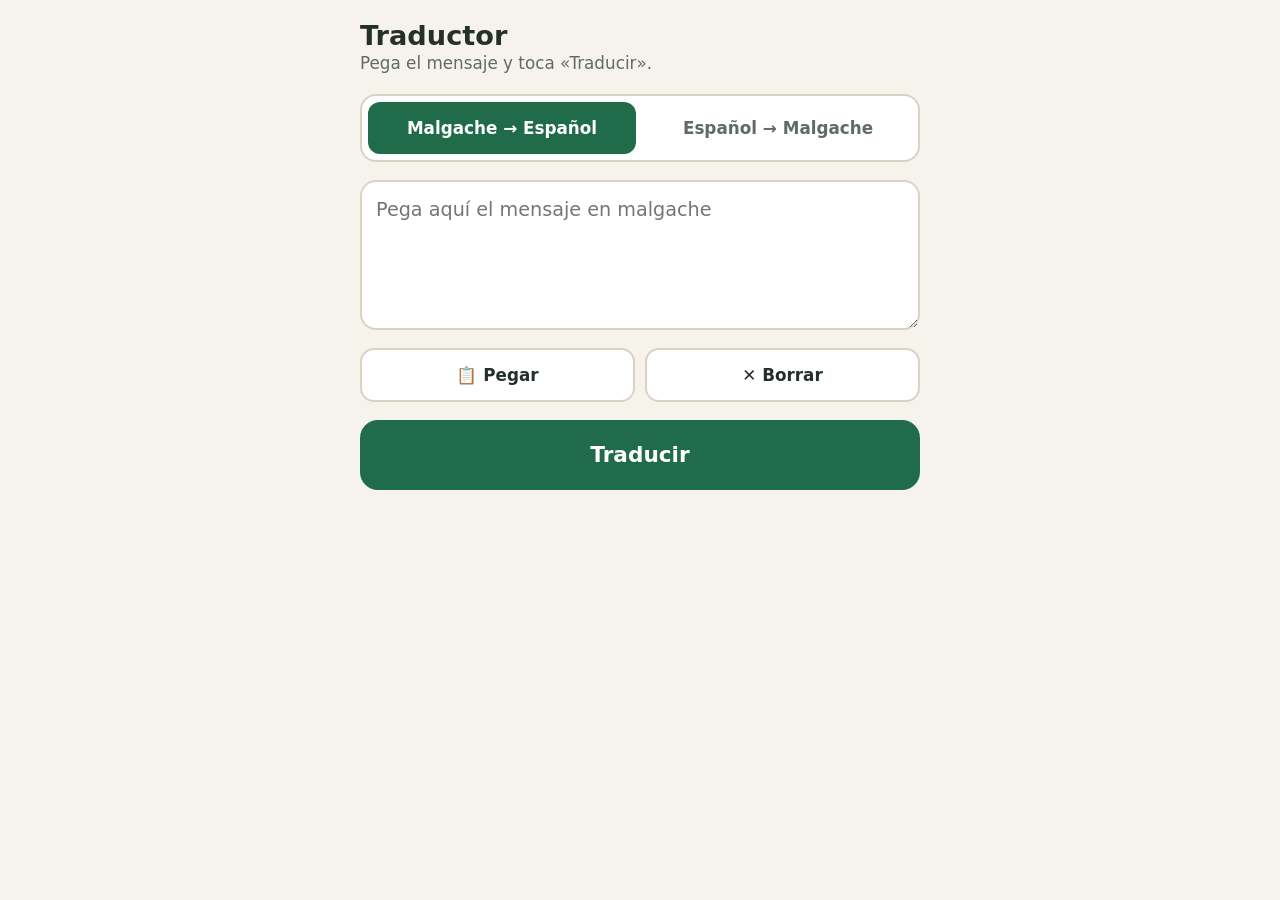
<file: traductor/index.html>
<!doctype html>
<html lang="es">
<head>
<meta charset="utf-8">
<meta name="viewport" content="width=device-width,initial-scale=1,viewport-fit=cover">
<title>Traductor</title>
<meta name="robots" content="noindex">
<meta name="apple-mobile-web-app-capable" content="yes">
<meta name="mobile-web-app-capable" content="yes">
<meta name="apple-mobile-web-app-title" content="Traductor">
<meta name="apple-mobile-web-app-status-bar-style" content="default">
<meta name="theme-color" content="#1f6b4a">
<link rel="apple-touch-icon" href="icono-180.png">
<link rel="manifest" href="manifest.webmanifest">
<style>
:root{
  --bg:#f6f3ec; --card:#ffffff; --fg:#26302a; --muted:#5f6b63; --line:#d9d3c4;
  --verde:#1f6b4a; --verde-fg:#ffffff; --rojo:#b8372f;
  --body:-apple-system, "SF Pro Text", system-ui, "Segoe UI", sans-serif;
}
@media (prefers-color-scheme: dark){:root{
  --bg:#141a16; --card:#1d2520; --fg:#eef1ec; --muted:#a8b3ab; --line:#33403a;
  --verde:#5cc08e; --verde-fg:#0f1a14; --rojo:#ee7c70; color-scheme:dark}}
*{box-sizing:border-box}
html,body{margin:0}
body{background:var(--bg);color:var(--fg);font-family:var(--body);font-size:20px;line-height:1.45;
  padding:calc(20px + env(safe-area-inset-top)) max(16px,env(safe-area-inset-right)) calc(32px + env(safe-area-inset-bottom)) max(16px,env(safe-area-inset-left));
  -webkit-text-size-adjust:100%}
main{max-width:560px;margin:0 auto;display:flex;flex-direction:column;gap:18px}
h1{font-size:1.7rem;margin:0;line-height:1.15}
.sub{color:var(--muted);margin:0;font-size:1.05rem}
.cambio{display:flex;gap:8px;background:var(--card);border:2px solid var(--line);border-radius:16px;padding:6px}
.cambio button{flex:1;border:none;border-radius:12px;padding:14px 8px;font:inherit;font-size:1.05rem;font-weight:700;background:transparent;color:var(--muted)}
.cambio button[aria-pressed="true"]{background:var(--verde);color:var(--verde-fg)}
textarea{width:100%;min-height:150px;font:inherit;font-size:1.2rem;color:var(--fg);background:var(--card);border:2px solid var(--line);border-radius:16px;padding:14px;resize:vertical}
textarea:focus{outline:3px solid var(--verde);outline-offset:2px}
.fila{display:flex;gap:10px}
.sec{flex:1;min-height:54px;border-radius:14px;border:2px solid var(--line);background:var(--card);color:var(--fg);font:inherit;font-size:1.05rem;font-weight:700}
.principal{min-height:70px;border:none;border-radius:18px;background:var(--verde);color:var(--verde-fg);font:inherit;font-size:1.35rem;font-weight:700}
.principal:disabled{opacity:.5}
.resultado{background:var(--card);border:3px solid var(--verde);border-radius:18px;padding:16px;display:flex;flex-direction:column;gap:12px}
.resultado h2{margin:0;font-size:1rem;color:var(--verde);text-transform:uppercase;letter-spacing:.06em}
#salida{margin:0;font-size:1.3rem;white-space:pre-wrap;user-select:text;-webkit-user-select:text}
.copiar{min-height:58px;border:none;border-radius:14px;background:var(--fg);color:var(--bg);font:inherit;font-size:1.15rem;font-weight:700}
.error{color:var(--rojo)}
[hidden]{display:none!important}
</style>
</head>
<body>
<main>
  <header>
    <h1>Traductor</h1>
    <p class="sub">Pega el mensaje y toca «Traducir».</p>
  </header>

  <div class="cambio" role="group" aria-label="Idioma">
    <button id="modoEs" type="button" aria-pressed="true">Malgache → Español</button>
    <button id="modoMg" type="button" aria-pressed="false">Español → Malgache</button>
  </div>

  <textarea id="texto" placeholder="Pega aquí el mensaje en malgache" aria-label="Mensaje"></textarea>

  <div class="fila">
    <button class="sec" id="pegar" type="button">📋 Pegar</button>
    <button class="sec" id="borrar" type="button">✕ Borrar</button>
  </div>

  <button class="principal" id="traducir" type="button">Traducir</button>

  <section class="resultado" id="resultado" hidden aria-live="polite">
    <h2 id="titulo">En español</h2>
    <p id="salida"></p>
    <button class="copiar" id="copiar" type="button">Copiar para WhatsApp</button>
  </section>
</main>
<script>
const $ = id => document.getElementById(id);
let modo = 'es'; // 'es' = malgache→español ; 'mg' = español→malgache
function ponerModo(m){
  modo = m;
  $('modoEs').setAttribute('aria-pressed', m === 'es');
  $('modoMg').setAttribute('aria-pressed', m === 'mg');
  $('texto').placeholder = m === 'es' ? 'Pega aquí el mensaje en malgache' : 'Escribe aquí en español';
  $('resultado').hidden = true;
}
$('modoEs').onclick = () => ponerModo('es');
$('modoMg').onclick = () => ponerModo('mg');
$('borrar').onclick = () => { $('texto').value = ''; $('resultado').hidden = true; $('texto').focus(); };
$('pegar').onclick = async () => {
  try { $('texto').value = await navigator.clipboard.readText(); traducir(); }
  catch (e) { $('texto').focus(); }
};
// 1) Limpiar: espacio tras . ! ? , ; y quitar «?» pegado al principio de una palabra («?ato» → «Ato»)
function limpiar(s){
  return s.replace(/\s+\?(\p{L})/gu, (m, b) => '? ' + b.toUpperCase())
          .replace(/([.!?;,])(?=\p{L})/gu, '$1 ')
          .replace(/\s+([.,;!?])/g, '$1')
          .replace(/(\p{Ll})\s+i\s+(?=\p{Lu})/gu, '$1, i ')   // «… manahy i Hérisson» → «… manahy, i Hérisson»
          .replace(/([.!?]\s+)(\p{Ll})/gu, (m, a, b) => a + b.toUpperCase())
          .replace(/[ \t]+/g, ' ').trim();
}
// Mayúscula al empezar cada frase de la traducción y en «Sor»
function pulir(s){
  return s.replace(/(^|[.!?]\s+)(\p{Ll})/gu, (m, a, b) => a + b.toUpperCase())
          .replace(/\bsor (\p{Ll})/gu, (m, b) => 'Sor ' + b.toUpperCase());
}
// 2) Frases de familia que Google traduce mal (malgache → español). Se amplía con lo que vaya saliendo.
const DICC = [
  [/\bsalama\s+(aby|daholo)\b!?/giu, '¡Hola a todos!'],
  [/\bsalama\s+tompoko\b!?/giu, '¡Hola!'],
  [/\bvaovao\s+any\s*\?/giu, '¿Qué tal por ahí?'],
  [/\bmirarisoa\s+sy\s+/giu, '¡Ánimo! '],
  [/\b(mirarisoa|mahereza)\b!?/giu, '¡Ánimo!'],
  [/\bsr\.?\s+(?=\p{Lu})/gu, 'Sor '],
];
function prepararMg(s){ let x = limpiar(s); for (const [re, es] of DICC) x = x.replace(re, es); return x; }
// Traductor con Claude (Cloudflare Worker). Si falla, se usa Google como reserva.
const WORKER_URL = 'PENDIENTE';
async function conClaude(s){
  if (!/^https:/.test(WORKER_URL)) throw new Error('sin worker');
  const r = await fetch(WORKER_URL, { method: 'POST', headers: { 'Content-Type': 'application/json' },
    body: JSON.stringify({ texto: s, sentido: modo === 'es' ? 'mg-es' : 'es-mg' }) });
  const j = await r.json(); if (!r.ok || !j.traduccion) throw new Error(j.error || r.status);
  return j.traduccion;
}
async function traducir(){
  let s = $('texto').value.trim(); if (!s) { $('texto').focus(); return; }
  $('traducir').disabled = true; $('traducir').textContent = 'Traduciendo…';
  $('resultado').hidden = false; $('salida').className = ''; $('salida').textContent = '…';
  $('titulo').textContent = modo === 'es' ? 'En español' : 'En malgache';
  try { $('salida').textContent = await conClaude(s); $('copiar').hidden = false;
        $('traducir').disabled = false; $('traducir').textContent = 'Traducir'; return; }
  catch (e) { /* reserva: Google */ }
  s = modo === 'es' ? prepararMg(s) : limpiar(s);
  const [sl, tl] = modo === 'es' ? ['mg', 'es'] : ['es', 'mg'];
  $('traducir').disabled = true; $('traducir').textContent = 'Traduciendo…';
  $('resultado').hidden = false; $('salida').className = ''; $('salida').textContent = '…';
  $('titulo').textContent = modo === 'es' ? 'En español' : 'En malgache';
  const q = encodeURIComponent(s);
  // Tres caminos: si uno falla en este móvil, entra el siguiente
  const caminos = [
    async () => { const r = await fetch('https://translate.googleapis.com/translate_a/single?client=gtx&sl=' + sl + '&tl=' + tl + '&dt=t&q=' + q);
                  if (!r.ok) throw new Error('g1 ' + r.status); const j = await r.json(); return j[0].map(x => x[0]).join(''); },
    async () => { const r = await fetch('https://clients5.google.com/translate_a/t?client=dict-chrome-ex&sl=' + sl + '&tl=' + tl + '&q=' + q);
                  if (!r.ok) throw new Error('g2 ' + r.status); const j = await r.json();
                  const v = Array.isArray(j) ? j.map(x => Array.isArray(x) ? x[0] : x).join(' ') : ''; if (!v) throw new Error('g2 vacío'); return v; },
    async () => { const r = await fetch('https://api.mymemory.translated.net/get?q=' + encodeURIComponent(s.slice(0, 490)) + '&langpair=' + sl + '|' + tl);
                  if (!r.ok) throw new Error('m ' + r.status); const j = await r.json(); const v = j.responseData && j.responseData.translatedText;
                  if (!v) throw new Error('m vacío'); return v; },
  ];
  const fallos = [];
  for (const camino of caminos) {
    try {
      $('salida').textContent = pulir(await camino());
      $('copiar').hidden = false;
      $('traducir').disabled = false; $('traducir').textContent = 'Traducir';
      return;
    } catch (e) { fallos.push(String(e && e.message || e)); }
  }
  $('salida').className = 'error';
  $('salida').textContent = 'No se ha podido traducir. Mira que tengas internet y vuelve a tocar «Traducir». (' + fallos.join(' · ') + ')';
  $('copiar').hidden = true;
  $('traducir').disabled = false; $('traducir').textContent = 'Traducir';
}
$('traducir').onclick = traducir;
$('copiar').onclick = async () => {
  try { await navigator.clipboard.writeText($('salida').textContent); $('copiar').textContent = '✓ Copiado. Ya puedes pegarlo'; }
  catch (e) { const r = document.createRange(); r.selectNodeContents($('salida')); const g = getSelection(); g.removeAllRanges(); g.addRange(r); }
  setTimeout(() => { $('copiar').textContent = 'Copiar para WhatsApp'; }, 2500);
};
</script>
</body>
</html>
</file>
<file: app/estilos.css>
/* Papeles en orden · móvil (iPhone 390-430 px). Misma marca que la aplicación del ordenador. */
:root{
  --verde:#1f4535; --verde-2:#2a5a46; --verde-claro:#e3ebe5;
  --oro:#c9a85c; --oro-2:#a8853f; --oro-claro:#f1e4c2;
  --fondo:#f3ecdf; --papel:#fbf7ef; --linea:#dccfb4; --tinta:#1f2a24; --tinta-2:#5b5446;
  --ingreso:#1e7a46; --gasto:#b3322b; --aviso:#a8741a;
  --f-tit:'Playfair Display', Georgia, 'Times New Roman', serif;
  --f-txt:'Source Sans 3', -apple-system, BlinkMacSystemFont, 'Segoe UI', Roboto, Helvetica, Arial, sans-serif;
  --radio:14px; --nav:66px;
  color-scheme:light;
}
*{box-sizing:border-box}
html{-webkit-text-size-adjust:100%;text-size-adjust:100%;background:var(--fondo)}
body{margin:0;background:var(--fondo);color:var(--tinta);font-family:var(--f-txt);font-size:18px;line-height:1.45;
  padding-bottom:calc(var(--nav) + env(safe-area-inset-bottom,0px) + 8px);overflow-x:hidden;-webkit-tap-highlight-color:transparent}
h1,h2,h3{font-family:var(--f-tit);font-weight:600;color:var(--verde);margin:0 0 .6rem;line-height:1.2}
h2{font-size:1.4rem} h3{font-size:1.15rem}
p{margin:.3rem 0 .6rem}
button,input,select{font:inherit;color:inherit}
input{font-size:max(16px,1rem)} /* 16 px o más: Safari no hace zoom */
:focus-visible{outline:3px solid var(--oro);outline-offset:2px}
[hidden]{display:none !important}
.oculto{position:absolute;width:1px;height:1px;opacity:0;overflow:hidden;clip:rect(0 0 0 0)}
.centro{text-align:center}

header.cab{background:var(--verde);color:var(--oro-claro);position:sticky;top:0;z-index:20;
  padding:calc(10px + env(safe-area-inset-top,0px)) max(16px,env(safe-area-inset-right,0px)) 10px max(16px,env(safe-area-inset-left,0px))}
.logo{display:flex;align-items:center;gap:10px;min-width:0}
.logo img{width:36px;height:36px;border-radius:9px;flex:none}
.logo div{min-width:0}
.logo b{font-family:var(--f-tit);font-size:1.2rem;color:var(--oro-claro);white-space:nowrap}
.logo small{display:block;font-size:.8rem;color:var(--oro);white-space:nowrap;overflow:hidden;text-overflow:ellipsis}

main{padding:16px max(16px,env(safe-area-inset-right,0px)) 16px max(16px,env(safe-area-inset-left,0px));max-width:560px;margin:0 auto}
.tarjeta{background:var(--papel);border:1px solid var(--linea);border-radius:var(--radio);padding:16px;margin-bottom:14px;min-width:0}
.fila{display:flex;align-items:center;justify-content:space-between;gap:10px;padding:12px 0;border-bottom:1px solid var(--linea);min-height:44px}
.fila:last-child{border-bottom:0}
.fila .txt{min-width:0;flex:1}
.fila .txt b{display:block;font-weight:600;overflow-wrap:anywhere}
.fila .txt small{color:var(--tinta-2);font-size:.92rem;display:block}
.imp{font-variant-numeric:tabular-nums;white-space:nowrap;font-weight:600}
.imp.g{color:var(--gasto)} .imp.i{color:var(--ingreso)}
.nota{color:var(--tinta-2);font-size:.95rem}
.vacio{color:var(--tinta-2);font-style:italic;padding:8px 0}
.chip{display:inline-block;border-radius:999px;padding:3px 10px;font-size:.85rem;font-weight:600;border:1px solid currentColor;white-space:nowrap}
.chip.aviso{color:var(--aviso)} .chip.mal{color:var(--gasto)} .chip.ok{color:var(--ingreso)} .chip.neutro{color:var(--tinta-2)}
.alerta{border-left:5px solid var(--aviso);background:#fbf1dc;border-radius:10px;padding:12px 14px;margin:8px 0;font-weight:600;color:#6b4a0f}
.alerta.verde{border-left-color:var(--verde);background:var(--verde-claro);color:var(--verde)}
.privado{display:flex;gap:10px;align-items:flex-start;color:var(--verde);font-size:.95rem;padding:6px 2px;margin-top:4px}
.privado svg{width:20px;height:20px;flex:none;fill:currentColor;margin-top:2px}

/* Botones */
.btn{min-height:48px;padding:10px 18px;border-radius:12px;border:2px solid var(--verde);background:var(--verde);color:#fff;
  font-weight:600;font-size:1rem;cursor:pointer;display:inline-flex;align-items:center;justify-content:center;gap:10px;text-decoration:none;
  -webkit-user-select:none;user-select:none}
.btn.oro{background:var(--oro);border-color:var(--oro);color:var(--verde)}
.btn.sec{background:transparent;color:var(--verde)}
.btn:active{transform:translateY(1px)}
.grande-btn{display:flex;width:100%;min-height:64px;font-size:1.2rem;border-radius:16px;margin:2px 0 12px;box-shadow:0 2px 0 var(--oro-2)}
.grande-btn svg{width:28px;height:28px;fill:currentColor}
.acciones{display:flex;flex-wrap:wrap;gap:10px;margin-top:12px}
.acciones .btn{flex:1 1 160px}
.enlace{background:none;border:0;padding:10px 4px;min-height:44px;color:var(--verde);text-decoration:underline;text-underline-offset:3px;
  font-size:inherit;font-weight:600;cursor:pointer}
label{display:grid;gap:4px;color:var(--tinta-2);font-size:.95rem;min-width:0}
input[type=text],input[type=search]{width:100%;min-height:48px;padding:10px 12px;border:1px solid var(--linea);border-radius:10px;background:#fff;color:var(--tinta)}
.mensaje{min-height:1.4em;font-weight:600;color:var(--ingreso)}
.mensaje.error{color:var(--gasto)}
.pasos{margin:0;padding-left:1.3em}
.pasos li{margin:6px 0}

/* Inicio */
.cifra{font-family:var(--f-tit);font-size:2.3rem;color:var(--gasto);line-height:1.1;font-variant-numeric:tabular-nums}
.compara{display:grid;grid-template-columns:1fr 1fr;gap:10px;margin-top:10px}
.compara div{background:var(--fondo);border-radius:10px;padding:10px;min-width:0}
.compara small{display:block;color:var(--tinta-2);font-size:.85rem}
.disponible{background:var(--verde);color:var(--oro-claro);border:0}
.disponible h3{color:var(--oro)}
.disponible .cifra{color:#fff;font-size:2.4rem}
.disponible small{display:block;margin-top:4px;color:var(--oro-claro);font-size:.95rem}
.cat{padding:9px 0}
.cat .top{display:flex;justify-content:space-between;gap:10px;align-items:baseline}
.cat .top span{min-width:0;overflow-wrap:anywhere}
.barra{height:14px;background:#ebe1cc;border-radius:7px;margin-top:6px;position:relative;overflow:hidden}
.barra i{position:absolute;inset:0 auto 0 0;background:var(--gasto);border-radius:7px;opacity:.85}
.barra i.sube{background:var(--aviso);opacity:1}
.barra em{position:absolute;top:-2px;bottom:-2px;width:3px;background:var(--verde);border-radius:2px}
.cat small{color:var(--tinta-2);font-size:.88rem}
.leyenda{display:flex;flex-wrap:wrap;gap:14px;font-size:.88rem;color:var(--tinta-2);margin-top:6px}
.leyenda span::before{content:"";display:inline-block;width:12px;height:12px;border-radius:3px;margin-right:6px;vertical-align:-1px;background:var(--gasto)}
.leyenda span.ant::before{width:3px;background:var(--verde)}

/* Mandar */
.enviado .estado{font-size:.85rem}

/* Menú abajo */
nav.menu{position:fixed;left:0;right:0;bottom:0;z-index:30;background:var(--verde);border-top:1px solid #c9a85c55;
  padding:0 env(safe-area-inset-right,0px) env(safe-area-inset-bottom,0px) env(safe-area-inset-left,0px);
  display:grid;grid-template-columns:repeat(4,1fr)}
nav.menu button{background:none;border:0;color:#d9ceb0;min-height:var(--nav);padding:6px 2px;cursor:pointer;
  display:grid;justify-items:center;align-content:center;gap:2px;font-size:.8rem;position:relative}
nav.menu button .i{font-size:1.45rem;line-height:1}
nav.menu button[aria-current="true"]{color:var(--oro)}
nav.menu button[aria-current="true"]::before{content:"";position:absolute;top:0;left:22%;right:22%;height:3px;background:var(--oro);border-radius:0 0 3px 3px}
nav.menu button.mandar .i{background:var(--oro);color:var(--verde);border-radius:50%;width:34px;height:34px;display:grid;place-items:center;font-size:1.3rem;font-weight:700}
.globo{position:absolute;top:6px;left:calc(50% + 6px);background:var(--oro);color:var(--verde);border-radius:999px;font-size:.72rem;
  font-weight:700;min-width:20px;height:20px;padding:0 5px;display:grid;place-items:center}
/* Conectar e instalar: letra grande, pasos numerados en círculo */
.pasos.grandes{list-style:none;padding:0;margin:8px 0 14px;counter-reset:paso}
.pasos.grandes li{counter-increment:paso;position:relative;padding-left:46px;margin:12px 0;font-size:1.08rem;line-height:1.4;min-height:34px}
.pasos.grandes li::before{content:counter(paso);position:absolute;left:0;top:-2px;width:34px;height:34px;border-radius:50%;
  background:var(--verde);color:var(--oro-claro);font-weight:700;display:grid;place-items:center;font-size:1rem}
.pasos .ic{width:22px;height:22px;fill:var(--verde);vertical-align:-5px;margin:0 1px}
.mini-icono{width:24px;height:24px;border-radius:6px;vertical-align:-6px}
.ok-grande{font-family:var(--f-tit);font-size:1.3rem;color:var(--ingreso);margin-top:0}
.aviso-nav{font-weight:400}
.aviso-nav .enlace{display:block;padding:4px 0 0;min-height:44px;color:var(--verde)}
#msgConectada:empty{display:none}
button.btn:disabled{opacity:.7;cursor:default}

.escaner{margin-top:4px}
.visor{position:relative;width:100%;height:min(calc(100vw - 66px),62vh,500px);border-radius:16px;overflow:hidden;background:#111}
.visor video{position:absolute;inset:0;width:100%;height:100%;object-fit:cover}
.visor .marco{position:absolute;inset:16%;border:4px solid var(--oro);border-radius:18px;box-shadow:0 0 0 999px #0005}
.escaner .mensaje{margin:10px 0 0}

details.planb summary{min-height:44px;display:flex;align-items:center;gap:8px;cursor:pointer;color:var(--verde);font-weight:600;list-style:none}
details.planb summary::-webkit-details-marker{display:none}
details.planb summary::before{content:"▸";transition:transform .15s}
details.planb[open] summary::before{transform:rotate(90deg)}
details.planb form{margin-top:8px}

/* Flecha que señala dónde está «Compartir» (Safari abajo, Chrome arriba) */
.flecha{position:fixed;z-index:40;left:50%;transform:translateX(-50%);display:grid;justify-items:center;gap:4px;pointer-events:none;
  color:var(--verde);font-weight:700;font-size:.95rem}
.flecha span{background:var(--oro);color:var(--verde);border-radius:999px;padding:6px 14px;box-shadow:0 2px 8px #0003;white-space:nowrap}
.flecha i{width:0;height:0;border-left:16px solid transparent;border-right:16px solid transparent;border-top:22px solid var(--oro)}
.flecha.abajo,.flecha.abajo-dcha{bottom:calc(10px + env(safe-area-inset-bottom,0px));animation:baja 1.2s ease-in-out infinite}
.flecha.abajo-dcha{left:auto;right:max(12px,env(safe-area-inset-right,0px));transform:none;justify-items:end}
.flecha.abajo-dcha i{margin-right:10px}
.flecha.arriba{top:calc(76px + env(safe-area-inset-top,0px));left:auto;right:max(12px,env(safe-area-inset-right,0px));transform:none;justify-items:end;grid-auto-flow:row;animation:sube 1.2s ease-in-out infinite}
.flecha.arriba i{order:-1;border-top:0;border-bottom:22px solid var(--oro);margin-right:10px}
@keyframes baja{50%{translate:0 6px}}
@keyframes sube{50%{translate:0 -6px}}
@media (prefers-reduced-motion:reduce){.flecha{animation:none !important}}
#v-instalar{padding-bottom:70px}

/* Soporte */
.diag{margin:0}
.diag div{display:flex;justify-content:space-between;gap:12px;padding:10px 0;border-bottom:1px solid var(--linea)}
.diag div:last-child{border-bottom:0}
.diag dt{color:var(--tinta-2)}
.diag dd{margin:0;font-weight:600;text-align:right;overflow-wrap:anywhere;min-width:0}
.logo{cursor:default;-webkit-user-select:none;user-select:none}

@media (max-width:360px){ body{font-size:17px} .cifra{font-size:2rem} }
</file>
